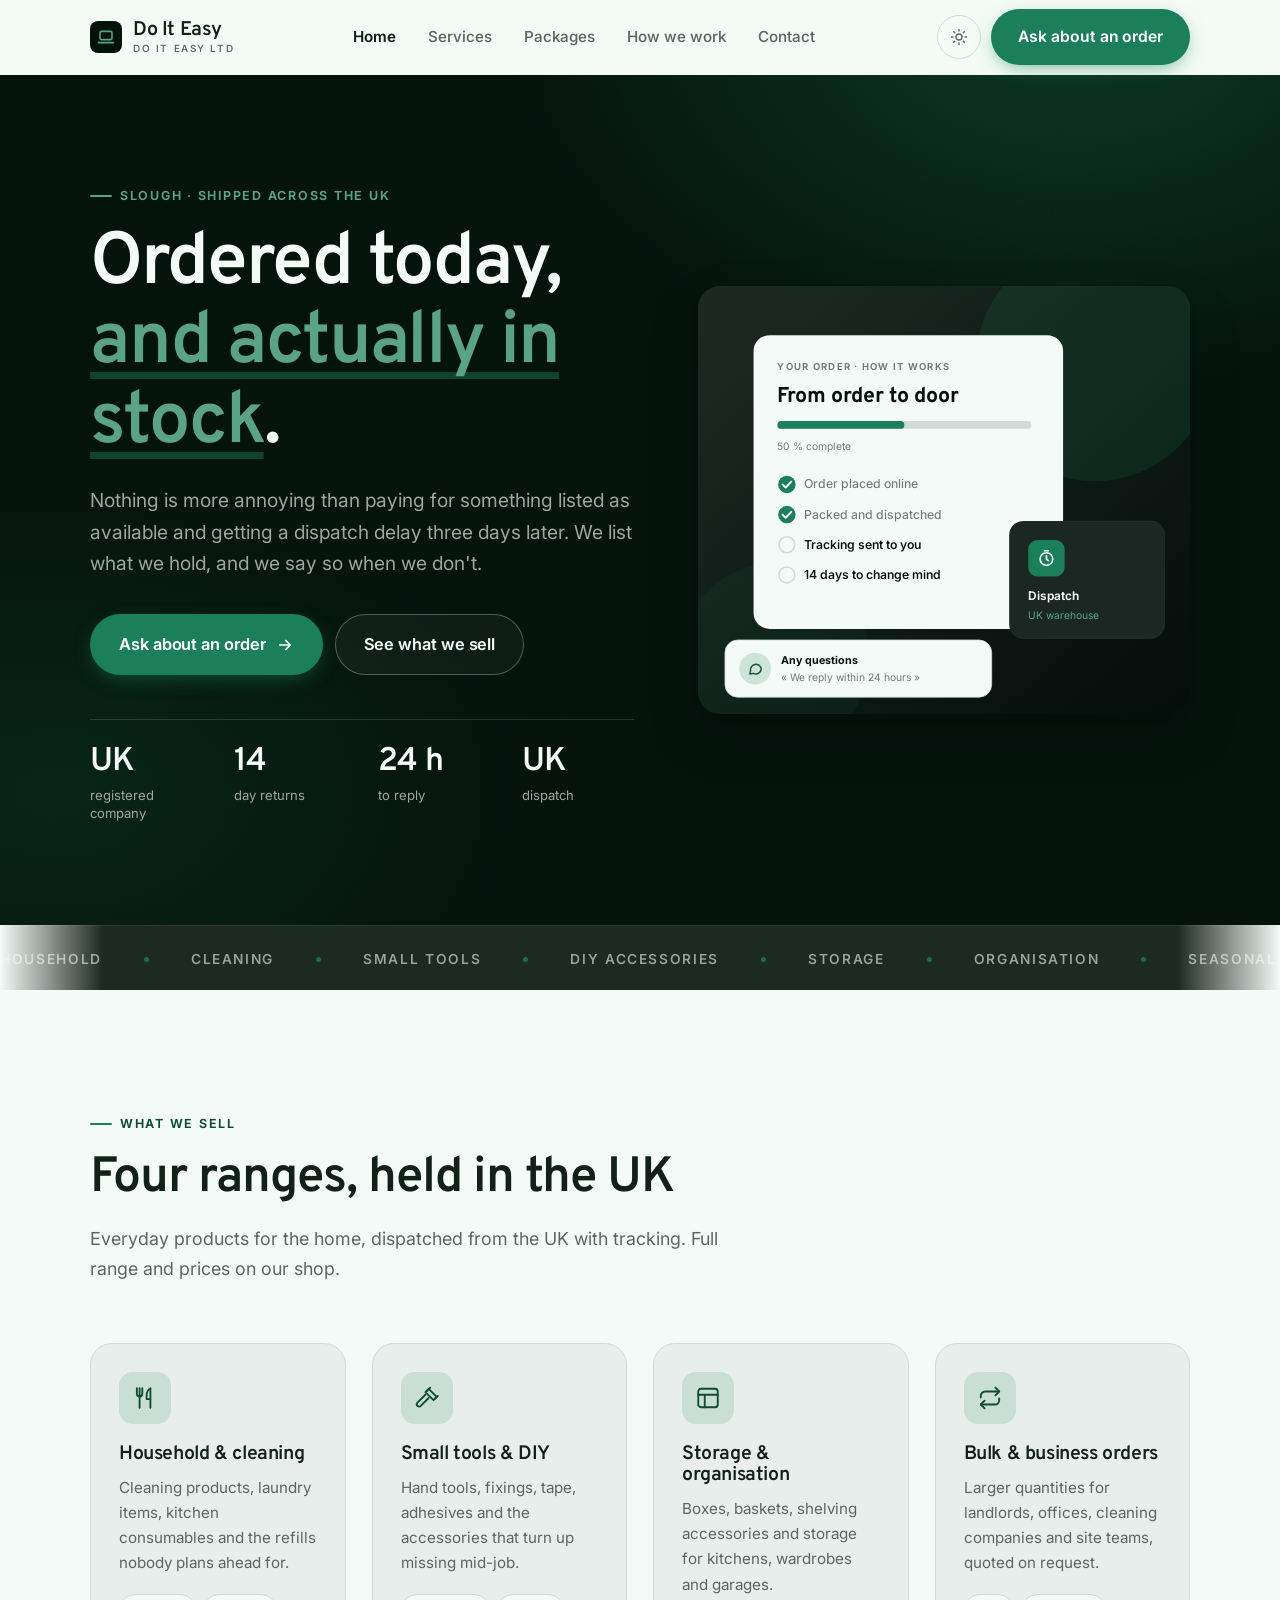
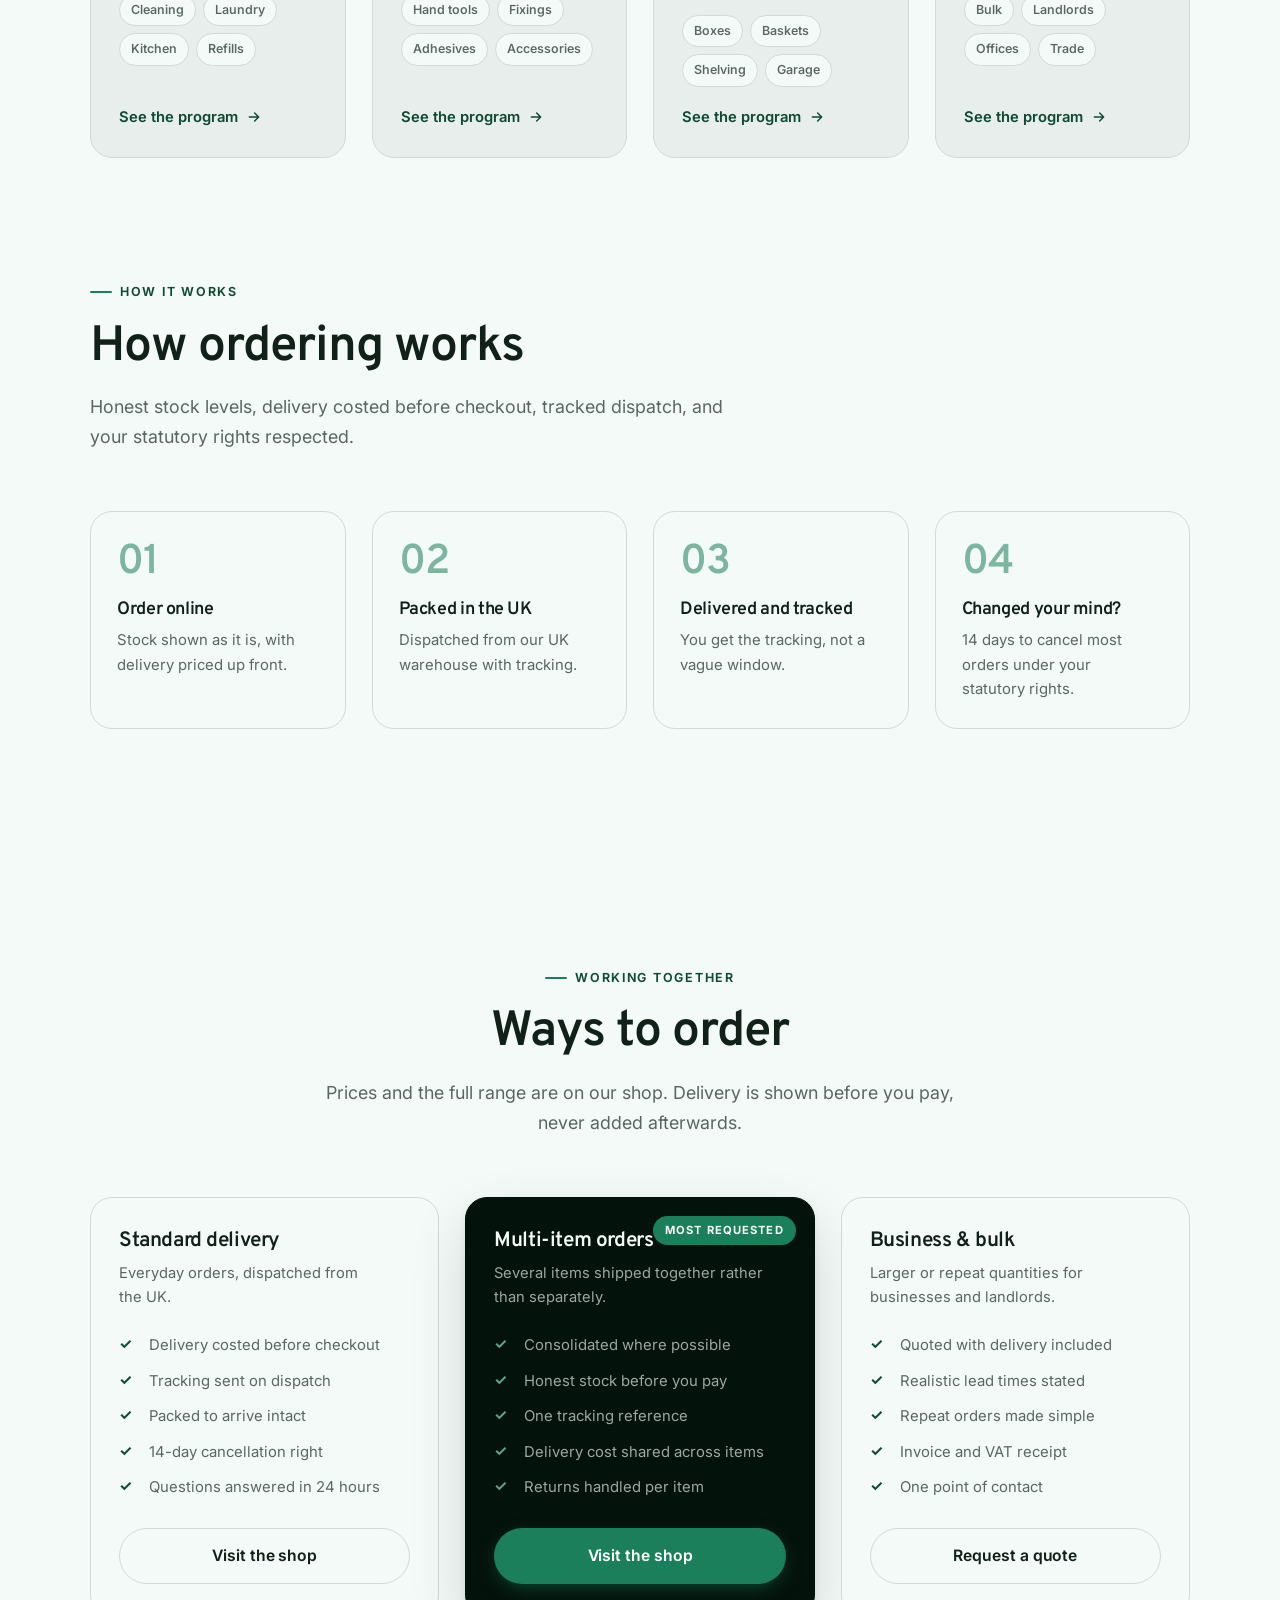
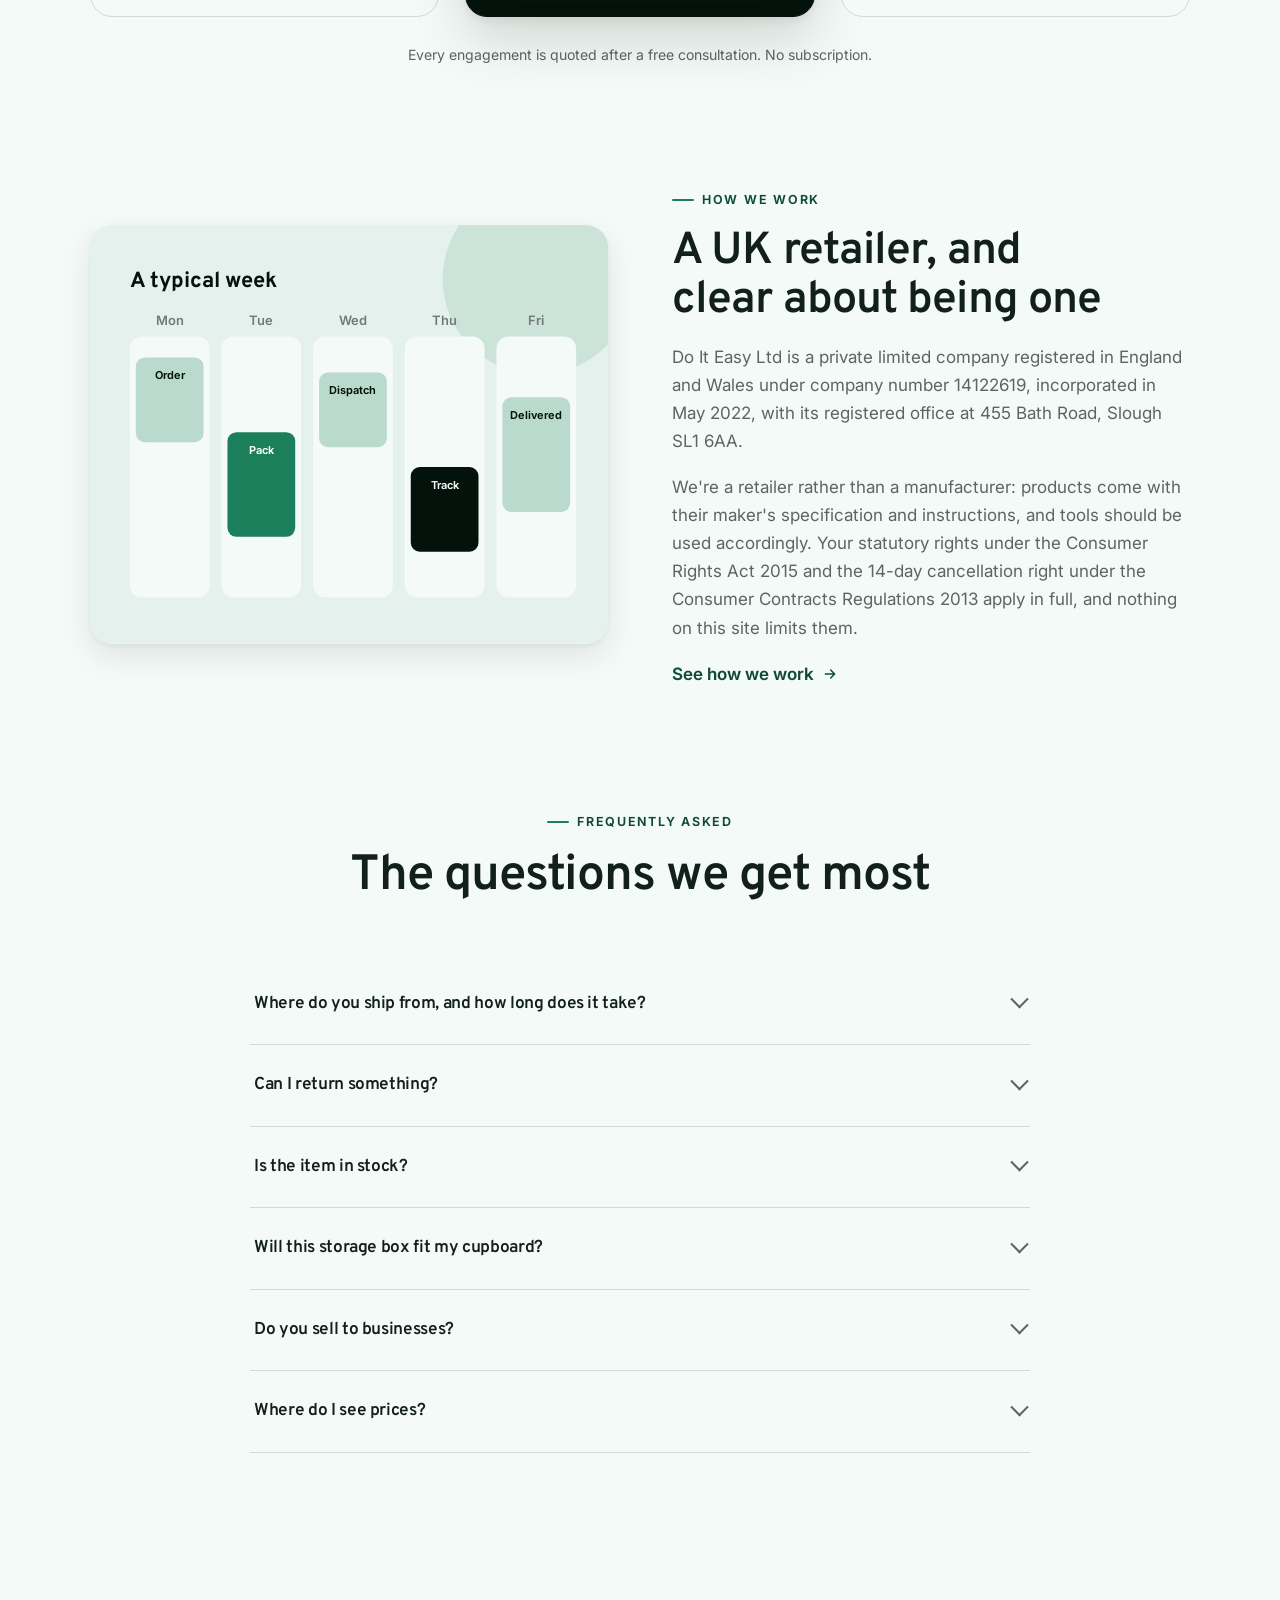
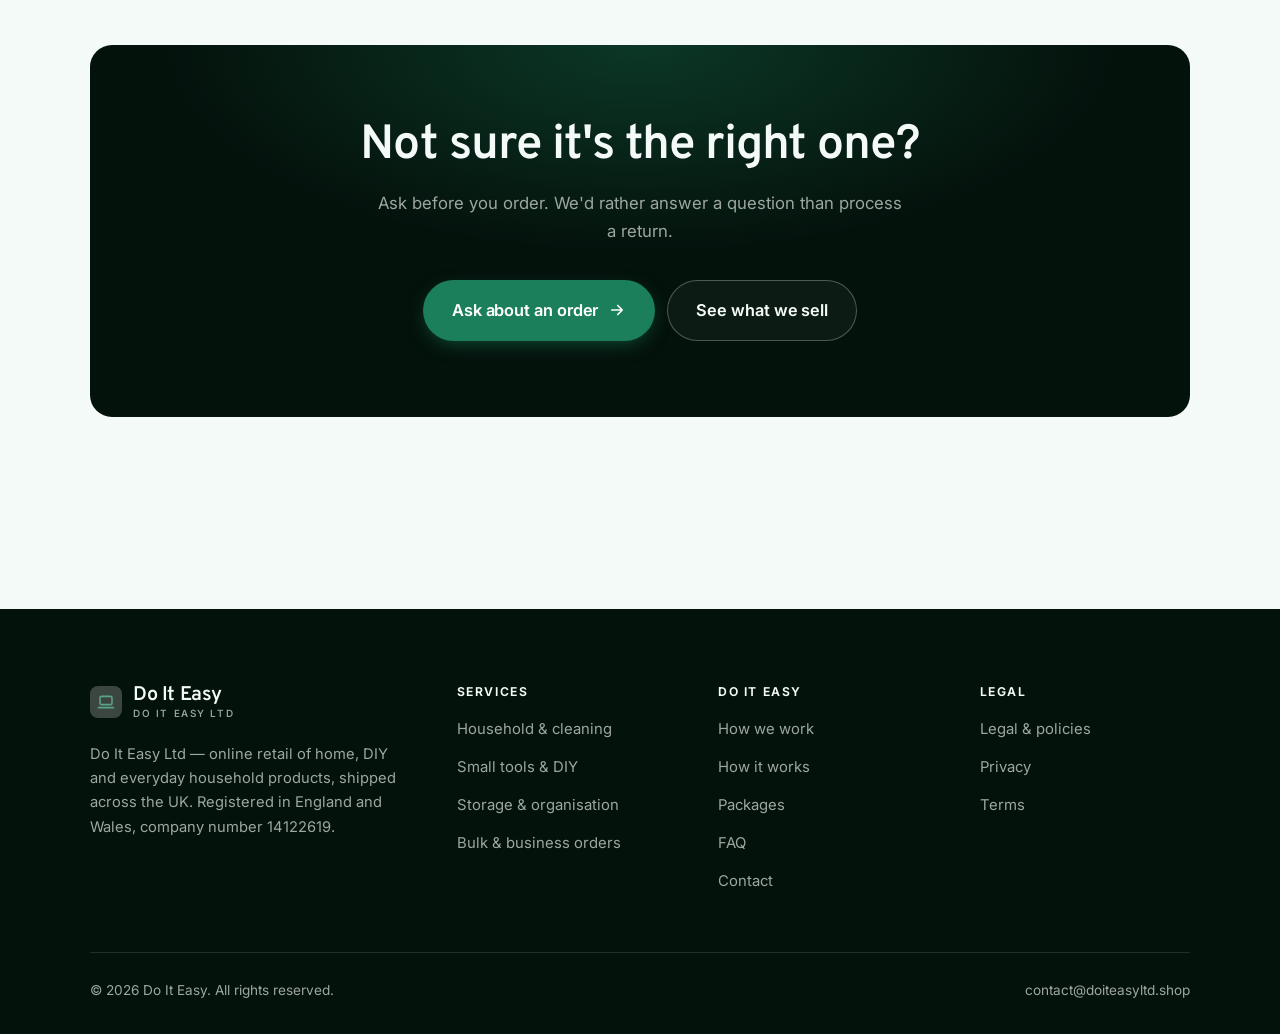
<file: index.html>
<!DOCTYPE html>
<html lang="en" class="no-js">
<head>
<meta charset="utf-8">
<meta name="viewport" content="width=device-width, initial-scale=1">
<title>Do It Easy Ltd — home and DIY products online</title>
<meta name="description" content="Do It Easy Ltd, an online retailer based in Slough selling home, DIY and everyday household products, shipped across the UK with a 14-day cancellation right.">
<link rel="canonical" href="https://doiteasyltd.shop/">

<meta property="og:type" content="website">
<meta property="og:url" content="https://doiteasyltd.shop/">
<meta property="og:site_name" content="Do It Easy">
<meta property="og:locale" content="en_US">
<meta property="og:title" content="Do It Easy Ltd — home and DIY products online">
<meta property="og:description" content="Do It Easy Ltd, an online retailer based in Slough selling home, DIY and everyday household products, shipped across the UK with a 14-day cancellation right.">
<meta name="theme-color" content="#04120c">

<link rel="icon" href="assets/img/favicon.svg" type="image/svg+xml">
<link rel="preconnect" href="https://fonts.googleapis.com">
<link rel="preconnect" href="https://fonts.gstatic.com" crossorigin>
<link rel="stylesheet" href="https://fonts.googleapis.com/css2?family=Overpass:wght@400..700&family=Inter:wght@400..700&display=swap">
<link rel="stylesheet" href="assets/css/style.css">

<!-- Thème appliqué avant le premier rendu (évite le flash) -->
<script>
document.documentElement.classList.remove('no-js');
(function(){try{var t=localStorage.getItem('site-theme');if(t){document.documentElement.setAttribute('data-theme',t);}}catch(e){}})();
</script>
<script type="application/ld+json">
{
  "@context": "https://schema.org",
  "@type": "Organization",
  "name": "Do It Easy",
  "url": "https://doiteasyltd.shop/",
  "email": "contact@doiteasyltd.shop",
  "description": "Do It Easy Ltd, an online retailer based in Slough selling home, DIY and everyday household products, shipped across the UK with a 14-day cancellation right.",
  "areaServed": "US",
  "knowsLanguage": "en"
}
</script>
</head>

<body>
<a class="skip-link" href="#main">Skip to main content</a>

<header class="site-header">
  <nav class="wrap nav" aria-label="Main navigation">
    <a class="brand" href="index.html">
      <svg class="brand__mark" viewBox="0 0 64 64" aria-hidden="true">
        <rect class="bm-bg" width="64" height="64" rx="16"/>
        <g class="bm-ic" transform="translate(14 14) scale(1.5)" fill="none" stroke-width="2.1" stroke-linecap="round" stroke-linejoin="round"><rect x="4" y="4.5" width="16" height="11" rx="2"/><path d="M2 19.5h20"/></g>
      </svg>
      <span>Do It Easy<span class="brand__sub">Do It Easy Ltd</span></span>
    </a>

    <ul class="nav__links" id="nav-links">
      <li><a href="index.html" aria-current="page">Home</a></li>
      <li><a href="programs.html">Services</a></li>
      <li><a href="index.html#pricing">Packages</a></li>
      <li><a href="about.html">How we work</a></li>
      <li><a href="contact.html">Contact</a></li>
      <li><a class="btn btn--primary" href="contact.html">Ask about an order</a></li>
    </ul>

    <div class="nav__cta">
      <button class="theme-toggle" type="button" aria-label="Switch to dark theme">
        <svg class="icon-sun" viewBox="0 0 24 24" fill="none" stroke="currentColor" stroke-width="1.8" stroke-linecap="round" aria-hidden="true"><circle cx="12" cy="12" r="4"/><path d="M12 2v2m0 16v2M2 12h2m16 0h2M4.9 4.9l1.4 1.4m11.4 11.4 1.4 1.4M19.1 4.9l-1.4 1.4M6.3 17.7l-1.4 1.4"/></svg>
        <svg class="icon-moon" viewBox="0 0 24 24" fill="none" stroke="currentColor" stroke-width="1.8" stroke-linecap="round" stroke-linejoin="round" aria-hidden="true"><path d="M21 12.8A9 9 0 1 1 11.2 3a7 7 0 0 0 9.8 9.8z"/></svg>
      </button>
      <a class="btn btn--primary" href="contact.html">Ask about an order</a>
      <button class="nav__toggle" type="button" aria-expanded="false" aria-controls="nav-links" aria-label="Open menu">
        <svg class="icon-open" viewBox="0 0 24 24" fill="none" stroke="currentColor" stroke-width="2" stroke-linecap="round" aria-hidden="true"><path d="M3 6h18M3 12h18M3 18h18"/></svg>
        <svg class="icon-close" viewBox="0 0 24 24" fill="none" stroke="currentColor" stroke-width="2" stroke-linecap="round" aria-hidden="true"><path d="M6 6l12 12M18 6L6 18"/></svg>
      </button>
    </div>
  </nav>
</header>

<main id="main">

<section class="hero">
  <div class="wrap hero__inner">
    <div>
      <span class="eyebrow hero__eyebrow">Slough · Shipped across the UK</span>
      <h1>Ordered today,<br> <em>and actually in stock</em>.</h1>
      <p class="hero__lede">Nothing is more annoying than paying for something listed as available and getting a dispatch delay three days later. We list what we hold, and we say so when we don't.</p>

      <div class="hero__actions">
        <a class="btn btn--primary btn--lg" href="contact.html">Ask about an order <svg viewBox="0 0 24 24" fill="none" stroke="currentColor" stroke-width="2.2" stroke-linecap="round" stroke-linejoin="round" aria-hidden="true"><path d="M5 12h14M13 6l6 6-6 6"/></svg></a>
        <a class="btn btn--on-dark btn--lg" href="programs.html">See what we sell</a>
      </div>

      <ul class="hero__proof">
        <li><span class="stat__num">UK</span><span class="stat__label">registered company</span></li>
        <li><span class="stat__num">14</span><span class="stat__label">day returns</span></li>
        <li><span class="stat__num">24 h</span><span class="stat__label">to reply</span></li>
        <li><span class="stat__num">UK</span><span class="stat__label">dispatch</span></li>
      </ul>
    </div>

    <div class="hero__art">
      <svg viewBox="0 0 620 540" role="img" aria-label="How an order with Do It Easy works, from online order to tracked delivery.">
        <defs>
          <linearGradient id="hbg" x1="0" y1="0" x2="1" y2="1">
            <stop offset="0" stop-color="#1d2a24"/><stop offset="1" stop-color="#030e0a"/>
          </linearGradient>
        </defs>
        <rect width="620" height="540" rx="22" fill="url(#hbg)"/>
        <circle cx="500" cy="96" r="150" fill="#1a7f5a" opacity=".16"/>
        <circle cx="96" cy="470" r="120" fill="#1a7f5a" opacity=".08"/>

        <g style="font-family: var(--font-body)">
          <!-- Carte programme -->
          <rect x="70" y="62" width="390" height="370" rx="20" fill="#f4faf7"/>
          <text x="100" y="106" font-size="12" font-weight="650" letter-spacing="1.6" fill="#707a76">YOUR ORDER · HOW IT WORKS</text>
          <text x="100" y="146" font-size="27" font-weight="700" fill="#04120c" style="font-family: var(--font-display)">From order to door</text>
          <rect x="100" y="170" width="320" height="10" rx="5" fill="#d2dad6"/>
          <rect x="100" y="170" width="160" height="10" rx="5" fill="#1a7f5a"/>
          <text x="100" y="206" font-size="13" fill="#707a76">50 % complete</text>
          <circle cx="112" cy="250" r="11" fill="#1a7f5a"/><path d="M106.5 250l4 4 7-7.5" fill="none" stroke="#ffffff" stroke-width="2.4" stroke-linecap="round" stroke-linejoin="round"/><text x="134" y="255" font-size="15.5" fill="#707a76" font-weight="450">Order placed online</text>
          <circle cx="112" cy="288" r="11" fill="#1a7f5a"/><path d="M106.5 288l4 4 7-7.5" fill="none" stroke="#ffffff" stroke-width="2.4" stroke-linecap="round" stroke-linejoin="round"/><text x="134" y="293" font-size="15.5" fill="#707a76" font-weight="450">Packed and dispatched</text>
          <circle cx="112" cy="326" r="10" fill="none" stroke="#d2dad6" stroke-width="2"/><text x="134" y="331" font-size="15.5" fill="#04120c" font-weight="560">Tracking sent to you</text>
          <circle cx="112" cy="364" r="10" fill="none" stroke="#d2dad6" stroke-width="2"/><text x="134" y="369" font-size="15.5" fill="#04120c" font-weight="560">14 days to change mind</text>

          <!-- Carte séance -->
          <rect x="392" y="296" width="196" height="148" rx="18" fill="#1b2722" stroke="#ffffff" stroke-opacity=".08"/>
          <rect x="416" y="320" width="46" height="46" rx="12" fill="#1a7f5a"/>
          <g transform="translate(427 331)" fill="none" stroke="#ffffff" color="#ffffff" stroke-width="2" stroke-linecap="round" stroke-linejoin="round"><circle cx="12" cy="13" r="8"/><path d="M12 9v4l2.5 2M9.5 2.5h5"/></g>
          <text x="416" y="396" font-size="15" font-weight="650" fill="#f4faf7">Dispatch</text>
          <text x="416" y="420" font-size="13" fill="#5aa388">UK warehouse</text>

          <!-- Retour du coach -->
          <rect x="34" y="446" width="336" height="72" rx="16" fill="#f4faf7" stroke="#d2dad6"/>
          <circle cx="72" cy="482" r="20" fill="#cde4db"/>
          <g transform="translate(62 472) scale(.84)" fill="none" stroke="#11533b" stroke-width="2.2" stroke-linecap="round" stroke-linejoin="round"><path d="M21 12a8 8 0 0 1-11.6 7.1L4 20l1-4.6A8 8 0 1 1 21 12z"/></g>
          <text x="104" y="476" font-size="13.5" font-weight="700" fill="#04120c">Any questions</text>
          <text x="104" y="498" font-size="13" fill="#707a76">« We reply within 24 hours »</text>
        </g>
      </svg>
    </div>
  </div>
</section>

<div class="marquee" aria-hidden="true">
  <div class="marquee__track"><span>Household</span><span>Cleaning</span><span>Small tools</span><span>DIY accessories</span><span>Storage</span><span>Organisation</span><span>Seasonal</span><span>Tracked delivery</span><span>14-day returns</span><span>UK dispatch</span><span>Household</span><span>Cleaning</span><span>Small tools</span><span>DIY accessories</span><span>Storage</span><span>Organisation</span><span>Seasonal</span><span>Tracked delivery</span><span>14-day returns</span><span>UK dispatch</span></div>
</div>

<section class="section wrap" id="programs">
  <div class="section-head reveal">
    <span class="eyebrow">What we sell</span>
    <h2>Four ranges, held in the UK</h2>
    <p>Everyday products for the home, dispatched from the UK with tracking. Full range and prices on our shop.</p>
  </div>
  <div class="grid grid--4 reveal-group">
    <a class="card" href="programs.html#household">
      <div class="card__icon"><svg viewBox="0 0 24 24" fill="none" stroke="currentColor" stroke-width="1.7" stroke-linecap="round" stroke-linejoin="round" aria-hidden="true"><path d="M7 3v8M4.5 3v5a2.5 2.5 0 0 0 5 0V3M7 11v10M17 21V3c-2.2 1.2-3.5 3.6-3.5 7v3H17"/></svg></div>
      <h3>Household &amp; cleaning</h3>
      <p>Cleaning products, laundry items, kitchen consumables and the refills nobody plans ahead for.</p>
      <ul class="tags"><li>Cleaning</li><li>Laundry</li><li>Kitchen</li><li>Refills</li></ul>
      <span class="arrow-link">See the program <svg viewBox="0 0 24 24" fill="none" stroke="currentColor" stroke-width="2.2" stroke-linecap="round" stroke-linejoin="round" aria-hidden="true"><path d="M5 12h14M13 6l6 6-6 6"/></svg></span>
    </a>
    <a class="card" href="programs.html#tools">
      <div class="card__icon"><svg viewBox="0 0 24 24" fill="none" stroke="currentColor" stroke-width="1.7" stroke-linecap="round" stroke-linejoin="round" aria-hidden="true"><path d="M13.5 3.5 21 11l-3 3-7.5-7.5z"/><path d="M10.5 9 3.2 16.3a2.1 2.1 0 0 0 3 3L13.5 12"/><path d="M15 2.5 12 5.5M19.5 12.5 22 10"/></svg></div>
      <h3>Small tools &amp; DIY</h3>
      <p>Hand tools, fixings, tape, adhesives and the accessories that turn up missing mid-job.</p>
      <ul class="tags"><li>Hand tools</li><li>Fixings</li><li>Adhesives</li><li>Accessories</li></ul>
      <span class="arrow-link">See the program <svg viewBox="0 0 24 24" fill="none" stroke="currentColor" stroke-width="2.2" stroke-linecap="round" stroke-linejoin="round" aria-hidden="true"><path d="M5 12h14M13 6l6 6-6 6"/></svg></span>
    </a>
    <a class="card" href="programs.html#storage">
      <div class="card__icon"><svg viewBox="0 0 24 24" fill="none" stroke="currentColor" stroke-width="1.7" stroke-linecap="round" stroke-linejoin="round" aria-hidden="true"><rect x="3" y="3.5" width="18" height="17" rx="2.5"/><path d="M3 9h18M9 9v11.5"/></svg></div>
      <h3>Storage &amp; organisation</h3>
      <p>Boxes, baskets, shelving accessories and storage for kitchens, wardrobes and garages.</p>
      <ul class="tags"><li>Boxes</li><li>Baskets</li><li>Shelving</li><li>Garage</li></ul>
      <span class="arrow-link">See the program <svg viewBox="0 0 24 24" fill="none" stroke="currentColor" stroke-width="2.2" stroke-linecap="round" stroke-linejoin="round" aria-hidden="true"><path d="M5 12h14M13 6l6 6-6 6"/></svg></span>
    </a>
    <a class="card" href="programs.html#bulk">
      <div class="card__icon"><svg viewBox="0 0 24 24" fill="none" stroke="currentColor" stroke-width="1.7" stroke-linecap="round" stroke-linejoin="round" aria-hidden="true"><path d="M17 2.5l3.5 3.5L17 9.5"/><path d="M3.5 11.5V10A4 4 0 0 1 7.5 6h13M7 21.5 3.5 18 7 14.5"/><path d="M20.5 12.5V14a4 4 0 0 1-4 4h-13"/></svg></div>
      <h3>Bulk &amp; business orders</h3>
      <p>Larger quantities for landlords, offices, cleaning companies and site teams, quoted on request.</p>
      <ul class="tags"><li>Bulk</li><li>Landlords</li><li>Offices</li><li>Trade</li></ul>
      <span class="arrow-link">See the program <svg viewBox="0 0 24 24" fill="none" stroke="currentColor" stroke-width="2.2" stroke-linecap="round" stroke-linejoin="round" aria-hidden="true"><path d="M5 12h14M13 6l6 6-6 6"/></svg></span>
    </a>
  </div>
</section>

<section class="section section--flush wrap" id="how-it-works">
  <div class="section-head reveal">
    <span class="eyebrow">How it works</span>
    <h2>How ordering works</h2>
    <p>Honest stock levels, delivery costed before checkout, tracked dispatch, and your statutory rights respected.</p>
  </div>
  <div class="grid grid--4 steps reveal-group">
    <article class="step">
      <h3>Order online</h3>
      <p>Stock shown as it is, with delivery priced up front.</p>
    </article>
    <article class="step">
      <h3>Packed in the UK</h3>
      <p>Dispatched from our UK warehouse with tracking.</p>
    </article>
    <article class="step">
      <h3>Delivered and tracked</h3>
      <p>You get the tracking, not a vague window.</p>
    </article>
    <article class="step">
      <h3>Changed your mind?</h3>
      <p>14 days to cancel most orders under your statutory rights.</p>
    </article>
  </div>
</section>

<section class="section wrap" id="pricing">
  <div class="section-head section-head--center reveal">
    <span class="eyebrow">Working together</span>
    <h2>Ways to order</h2>
    <p>Prices and the full range are on our shop. Delivery is shown before you pay, never added afterwards.</p>
  </div>
  <div class="grid grid--3 plans reveal-group">
    <article class="plan">
      
      <h3>Standard delivery</h3>
      <p class="plan__desc">Everyday orders, dispatched from the UK.</p>
      
      <ul class="plan__features">
        <li>Delivery costed before checkout</li>
        <li>Tracking sent on dispatch</li>
        <li>Packed to arrive intact</li>
        <li>14-day cancellation right</li>
        <li>Questions answered in 24 hours</li>
      </ul>
      <a class="btn btn--ghost btn--block" href="contact.html">Visit the shop</a>
    </article>
    <article class="plan plan--featured">
      <span class="plan__tag">Most requested</span>
      <h3>Multi-item orders</h3>
      <p class="plan__desc">Several items shipped together rather than separately.</p>
      
      <ul class="plan__features">
        <li>Consolidated where possible</li>
        <li>Honest stock before you pay</li>
        <li>One tracking reference</li>
        <li>Delivery cost shared across items</li>
        <li>Returns handled per item</li>
      </ul>
      <a class="btn btn--primary btn--block" href="contact.html">Visit the shop</a>
    </article>
    <article class="plan">
      
      <h3>Business &amp; bulk</h3>
      <p class="plan__desc">Larger or repeat quantities for businesses and landlords.</p>
      
      <ul class="plan__features">
        <li>Quoted with delivery included</li>
        <li>Realistic lead times stated</li>
        <li>Repeat orders made simple</li>
        <li>Invoice and VAT receipt</li>
        <li>One point of contact</li>
      </ul>
      <a class="btn btn--ghost btn--block" href="contact.html">Request a quote</a>
    </article>
  </div>
  <p class="plans-note">Every engagement is quoted after a free consultation. No subscription.</p>
</section>

<section class="section section--flush wrap">
  <div class="split reveal">
    <div class="split__art">
      <svg viewBox="0 0 520 420" role="img" aria-label="Example of a typical week: Order, Pack, Dispatch, Track, Delivered.">
        <rect width="520" height="420" rx="20" fill="#e5f1ec"/>
        <circle cx="450" cy="54" r="96" fill="#1a7f5a" opacity=".12"/>
        <g style="font-family: var(--font-body)">
        <text x="40" y="62" font-size="22" font-weight="700" fill="#04120c" style="font-family: var(--font-display)">A typical week</text>
        <text x="80" y="100" text-anchor="middle" font-size="13" font-weight="600" fill="#707a76">Mon</text>
        <rect x="40" y="112" width="80" height="262" rx="12" fill="#f4faf7"/>
        <rect x="46" y="133" width="68" height="85" rx="9" fill="#bbdace"/>
        <text x="80" y="155" text-anchor="middle" font-size="11" font-weight="650" fill="#04120c">Order</text>
        <text x="172" y="100" text-anchor="middle" font-size="13" font-weight="600" fill="#707a76">Tue</text>
        <rect x="132" y="112" width="80" height="262" rx="12" fill="#f4faf7"/>
        <rect x="138" y="208" width="68" height="105" rx="9" fill="#1a7f5a"/>
        <text x="172" y="230" text-anchor="middle" font-size="11" font-weight="650" fill="#ffffff">Pack</text>
        <text x="264" y="100" text-anchor="middle" font-size="13" font-weight="600" fill="#707a76">Wed</text>
        <rect x="224" y="112" width="80" height="262" rx="12" fill="#f4faf7"/>
        <rect x="230" y="148" width="68" height="75" rx="9" fill="#bbdace"/>
        <text x="264" y="170" text-anchor="middle" font-size="11" font-weight="650" fill="#04120c">Dispatch</text>
        <text x="356" y="100" text-anchor="middle" font-size="13" font-weight="600" fill="#707a76">Thu</text>
        <rect x="316" y="112" width="80" height="262" rx="12" fill="#f4faf7"/>
        <rect x="322" y="243" width="68" height="85" rx="9" fill="#04120c"/>
        <text x="356" y="265" text-anchor="middle" font-size="11" font-weight="650" fill="#f4faf7">Track</text>
        <text x="448" y="100" text-anchor="middle" font-size="13" font-weight="600" fill="#707a76">Fri</text>
        <rect x="408" y="112" width="80" height="262" rx="12" fill="#f4faf7"/>
        <rect x="414" y="173" width="68" height="115" rx="9" fill="#bbdace"/>
        <text x="448" y="195" text-anchor="middle" font-size="11" font-weight="650" fill="#04120c">Delivered</text>
        </g>
      </svg>
    </div>
    <div>
      <span class="eyebrow">How we work</span>
      <h2>A UK retailer, and clear about being one</h2>
      <p>Do It Easy Ltd is a private limited company registered in England and Wales under company number 14122619, incorporated in May 2022, with its registered office at 455 Bath Road, Slough SL1 6AA.</p>
      <p>We're a retailer rather than a manufacturer: products come with their maker's specification and instructions, and tools should be used accordingly. Your statutory rights under the Consumer Rights Act 2015 and the 14-day cancellation right under the Consumer Contracts Regulations 2013 apply in full, and nothing on this site limits them.</p>
      <p><a class="arrow-link" href="about.html">See how we work <svg viewBox="0 0 24 24" fill="none" stroke="currentColor" stroke-width="2.2" stroke-linecap="round" stroke-linejoin="round" aria-hidden="true"><path d="M5 12h14M13 6l6 6-6 6"/></svg></a></p>
    </div>
  </div>
</section>

<section class="section section--flush wrap" id="faq">
  <div class="section-head section-head--center reveal">
    <span class="eyebrow">Frequently asked</span>
    <h2>The questions we get most</h2>
  </div>
  <div class="faq reveal">
    <details>
      <summary>Where do you ship from, and how long does it take?</summary>
      <p>From the UK, with tracking on dispatch. Delivery timescales are shown at checkout, and we'd rather state a realistic one than an optimistic one.</p>
    </details>
    <details>
      <summary>Can I return something?</summary>
      <p>Yes. As a consumer you have 14 days from receipt to cancel most orders under the Consumer Contracts Regulations 2013, plus your rights under the Consumer Rights Act 2015 if an item is faulty or not as described.</p>
    </details>
    <details>
      <summary>Is the item in stock?</summary>
      <p>If it's listed as in stock, it is. If we're waiting on it we say so rather than taking payment and emailing you about a delay later.</p>
    </details>
    <details>
      <summary>Will this storage box fit my cupboard?</summary>
      <p>Dimensions are on every listing. Measure first, and if you're unsure send us the measurements and we'll tell you honestly.</p>
    </details>
    <details>
      <summary>Do you sell to businesses?</summary>
      <p>Yes, and we'll quote for bulk or repeat orders. Note that the consumer 14-day cancellation right applies to consumers rather than business purchases.</p>
    </details>
    <details>
      <summary>Where do I see prices?</summary>
      <p>On our shop at [YOUR SHOP LINK]. Delivery is shown before you pay, not added at the end.</p>
    </details>
  </div>
</section>

<section class="wrap section--tight">
  <div class="cta-band reveal">
    <h2>Not sure it's the right one?</h2>
    <p>Ask before you order. We'd rather answer a question than process a return.</p>
    <div class="hero__actions">
      <a class="btn btn--primary btn--lg" href="contact.html">Ask about an order <svg viewBox="0 0 24 24" fill="none" stroke="currentColor" stroke-width="2.2" stroke-linecap="round" stroke-linejoin="round" aria-hidden="true"><path d="M5 12h14M13 6l6 6-6 6"/></svg></a>
      <a class="btn btn--on-dark btn--lg" href="programs.html">See what we sell</a>
    </div>
  </div>
</section>

</main>

<footer class="site-footer">
  <div class="wrap">
    <div class="footer__grid">
      <div class="footer__brand">
        <a class="brand" href="index.html">
          <svg class="brand__mark" viewBox="0 0 64 64" aria-hidden="true">
        <rect class="bm-bg" width="64" height="64" rx="16"/>
        <g class="bm-ic" transform="translate(14 14) scale(1.5)" fill="none" stroke-width="2.1" stroke-linecap="round" stroke-linejoin="round"><rect x="4" y="4.5" width="16" height="11" rx="2"/><path d="M2 19.5h20"/></g>
      </svg>
          <span>Do It Easy<span class="brand__sub">Do It Easy Ltd</span></span>
        </a>
        <p>Do It Easy Ltd — online retail of home, DIY and everyday household products, shipped across the UK. Registered in England and Wales, company number 14122619.</p>
      </div>

      <div class="footer__col">
        <h4>Services</h4>
        <ul>
          <li><a href="programs.html#household">Household &amp; cleaning</a></li>
          <li><a href="programs.html#tools">Small tools &amp; DIY</a></li>
          <li><a href="programs.html#storage">Storage &amp; organisation</a></li>
          <li><a href="programs.html#bulk">Bulk &amp; business orders</a></li>
        </ul>
      </div>

      <div class="footer__col">
        <h4>Do It Easy</h4>
        <ul>
          <li><a href="about.html">How we work</a></li>
          <li><a href="index.html#how-it-works">How it works</a></li>
          <li><a href="index.html#pricing">Packages</a></li>
          <li><a href="index.html#faq">FAQ</a></li>
          <li><a href="contact.html">Contact</a></li>
        </ul>
      </div>

      <div class="footer__col">
        <h4>Legal</h4>
        <ul>
          <li><a href="legal.html">Legal &amp; policies</a></li>
          <li><a href="legal.html#privacy">Privacy</a></li>
          <li><a href="legal.html#terms">Terms</a></li>
        </ul>
      </div>
    </div>

    <div class="footer__bottom">
      <p>© <span data-year>2026</span> Do It Easy. All rights reserved.</p>
      <p><a href="mailto:contact@doiteasyltd.shop">contact@doiteasyltd.shop</a></p>
    </div>
  </div>
</footer>

<script src="assets/js/main.js" defer></script>
</body>
</html>
</file>
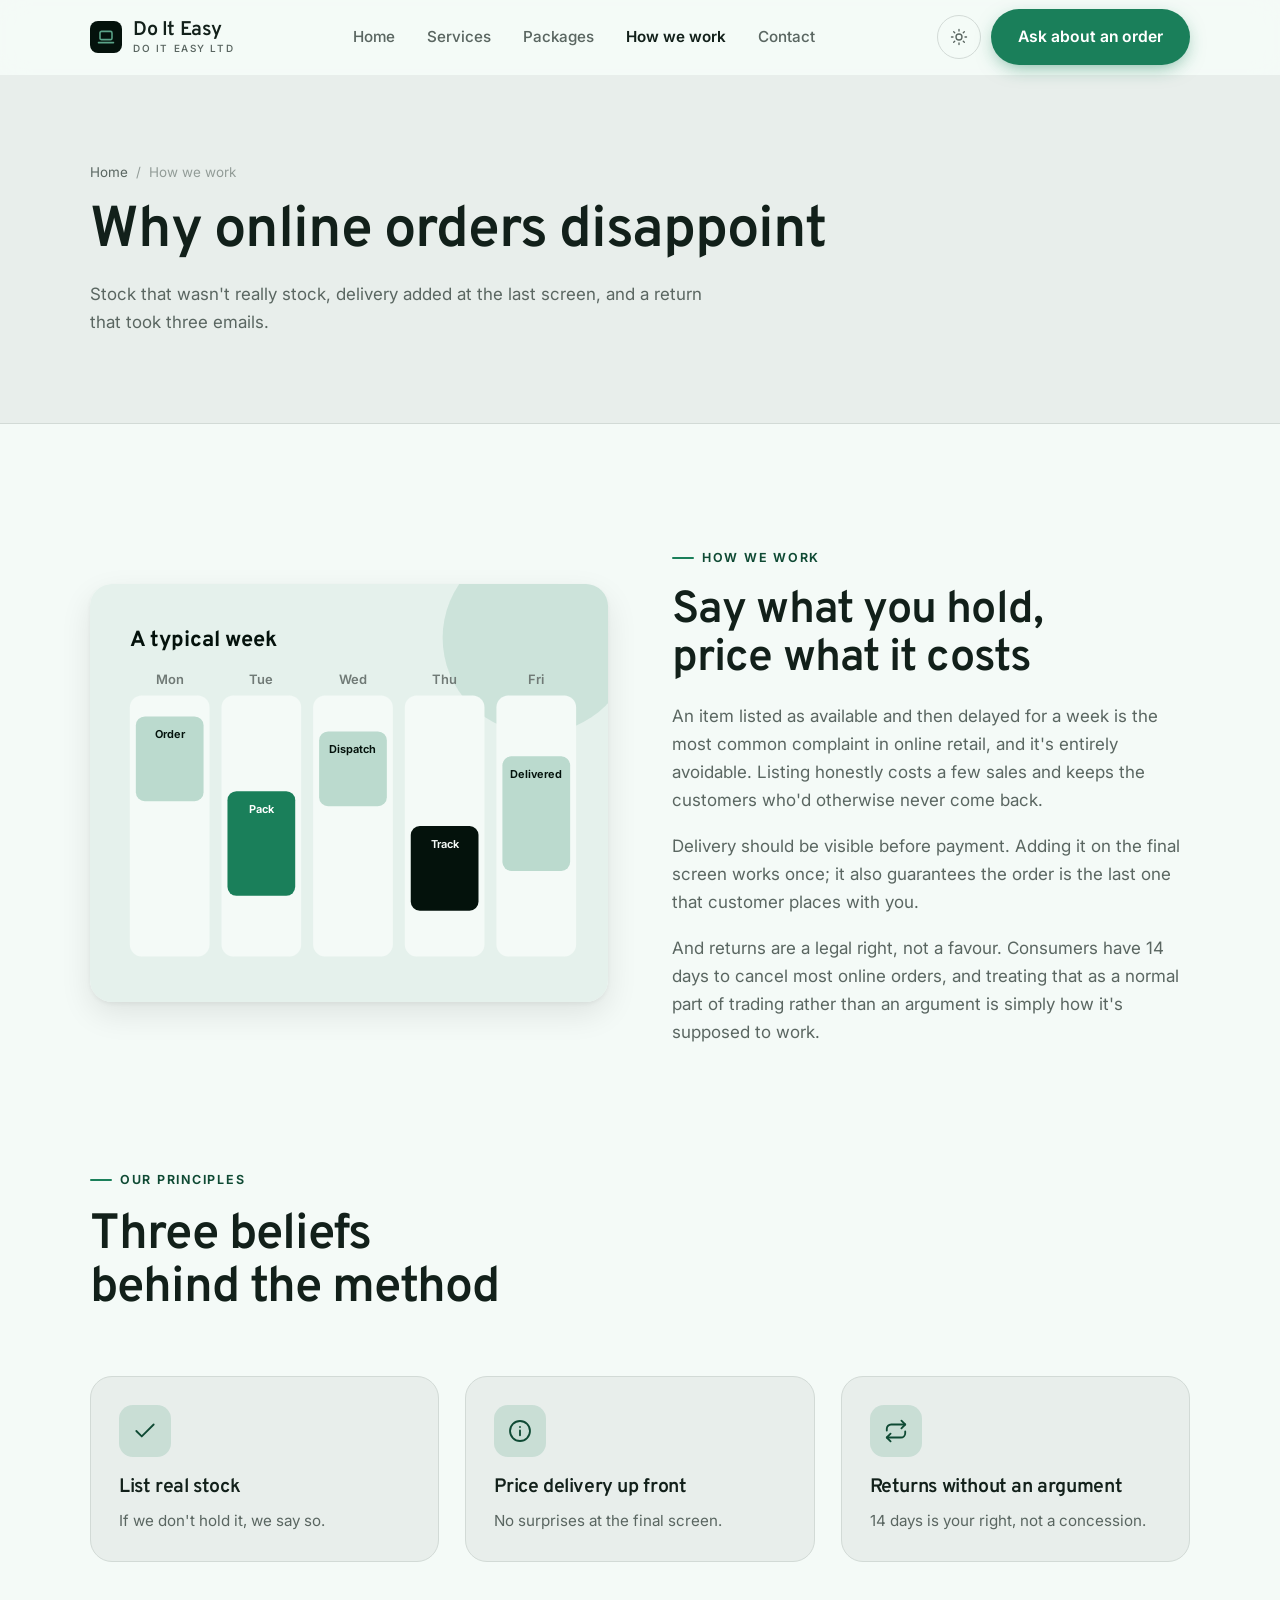
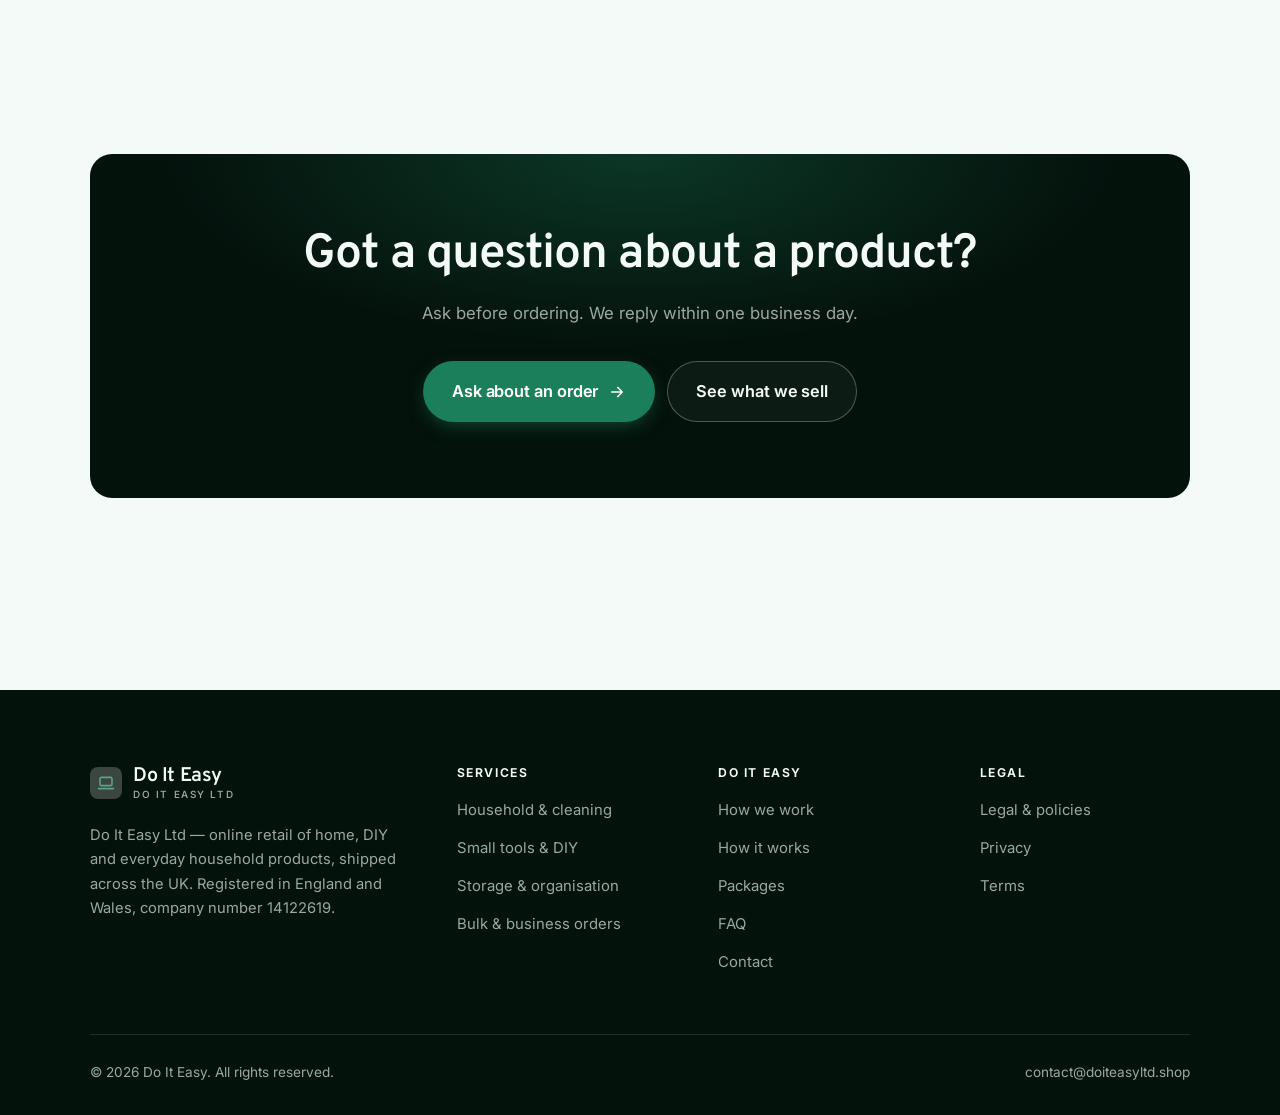
<file: about.html>
<!DOCTYPE html>
<html lang="en" class="no-js">
<head>
<meta charset="utf-8">
<meta name="viewport" content="width=device-width, initial-scale=1">
<title>How we work — Do It Easy</title>
<meta name="description" content="About Do It Easy Ltd, an online retailer of home and DIY products registered in England and Wales, company number 14122619.">
<link rel="canonical" href="https://doiteasyltd.shop/about.html">

<meta property="og:type" content="website">
<meta property="og:url" content="https://doiteasyltd.shop/about.html">
<meta property="og:site_name" content="Do It Easy">
<meta property="og:locale" content="en_US">
<meta property="og:title" content="How we work — Do It Easy">
<meta property="og:description" content="About Do It Easy Ltd, an online retailer of home and DIY products registered in England and Wales, company number 14122619.">
<meta name="theme-color" content="#04120c">

<link rel="icon" href="assets/img/favicon.svg" type="image/svg+xml">
<link rel="preconnect" href="https://fonts.googleapis.com">
<link rel="preconnect" href="https://fonts.gstatic.com" crossorigin>
<link rel="stylesheet" href="https://fonts.googleapis.com/css2?family=Overpass:wght@400..700&family=Inter:wght@400..700&display=swap">
<link rel="stylesheet" href="assets/css/style.css">

<!-- Thème appliqué avant le premier rendu (évite le flash) -->
<script>
document.documentElement.classList.remove('no-js');
(function(){try{var t=localStorage.getItem('site-theme');if(t){document.documentElement.setAttribute('data-theme',t);}}catch(e){}})();
</script>
</head>

<body>
<a class="skip-link" href="#main">Skip to main content</a>

<header class="site-header">
  <nav class="wrap nav" aria-label="Main navigation">
    <a class="brand" href="index.html">
      <svg class="brand__mark" viewBox="0 0 64 64" aria-hidden="true">
        <rect class="bm-bg" width="64" height="64" rx="16"/>
        <g class="bm-ic" transform="translate(14 14) scale(1.5)" fill="none" stroke-width="2.1" stroke-linecap="round" stroke-linejoin="round"><rect x="4" y="4.5" width="16" height="11" rx="2"/><path d="M2 19.5h20"/></g>
      </svg>
      <span>Do It Easy<span class="brand__sub">Do It Easy Ltd</span></span>
    </a>

    <ul class="nav__links" id="nav-links">
      <li><a href="index.html">Home</a></li>
      <li><a href="programs.html">Services</a></li>
      <li><a href="index.html#pricing">Packages</a></li>
      <li><a href="about.html" aria-current="page">How we work</a></li>
      <li><a href="contact.html">Contact</a></li>
      <li><a class="btn btn--primary" href="contact.html">Ask about an order</a></li>
    </ul>

    <div class="nav__cta">
      <button class="theme-toggle" type="button" aria-label="Switch to dark theme">
        <svg class="icon-sun" viewBox="0 0 24 24" fill="none" stroke="currentColor" stroke-width="1.8" stroke-linecap="round" aria-hidden="true"><circle cx="12" cy="12" r="4"/><path d="M12 2v2m0 16v2M2 12h2m16 0h2M4.9 4.9l1.4 1.4m11.4 11.4 1.4 1.4M19.1 4.9l-1.4 1.4M6.3 17.7l-1.4 1.4"/></svg>
        <svg class="icon-moon" viewBox="0 0 24 24" fill="none" stroke="currentColor" stroke-width="1.8" stroke-linecap="round" stroke-linejoin="round" aria-hidden="true"><path d="M21 12.8A9 9 0 1 1 11.2 3a7 7 0 0 0 9.8 9.8z"/></svg>
      </button>
      <a class="btn btn--primary" href="contact.html">Ask about an order</a>
      <button class="nav__toggle" type="button" aria-expanded="false" aria-controls="nav-links" aria-label="Open menu">
        <svg class="icon-open" viewBox="0 0 24 24" fill="none" stroke="currentColor" stroke-width="2" stroke-linecap="round" aria-hidden="true"><path d="M3 6h18M3 12h18M3 18h18"/></svg>
        <svg class="icon-close" viewBox="0 0 24 24" fill="none" stroke="currentColor" stroke-width="2" stroke-linecap="round" aria-hidden="true"><path d="M6 6l12 12M18 6L6 18"/></svg>
      </button>
    </div>
  </nav>
</header>

<main id="main">

<section class="page-head">
  <div class="wrap">
    <nav class="breadcrumb" aria-label="Breadcrumb">
      <a href="index.html">Home</a><span>/</span><span aria-current="page">How we work</span>
    </nav>
    <h1>Why online orders disappoint</h1>
    <p>Stock that wasn't really stock, delivery added at the last screen, and a return that took three emails.</p>
  </div>
</section>

<section class="section wrap">
  <div class="split reveal">
    <div class="split__art">
      <svg viewBox="0 0 520 420" role="img" aria-label="Example of a typical week: Order, Pack, Dispatch, Track, Delivered.">
        <rect width="520" height="420" rx="20" fill="#e5f1ec"/>
        <circle cx="450" cy="54" r="96" fill="#1a7f5a" opacity=".12"/>
        <g style="font-family: var(--font-body)">
        <text x="40" y="62" font-size="22" font-weight="700" fill="#04120c" style="font-family: var(--font-display)">A typical week</text>
        <text x="80" y="100" text-anchor="middle" font-size="13" font-weight="600" fill="#707a76">Mon</text>
        <rect x="40" y="112" width="80" height="262" rx="12" fill="#f4faf7"/>
        <rect x="46" y="133" width="68" height="85" rx="9" fill="#bbdace"/>
        <text x="80" y="155" text-anchor="middle" font-size="11" font-weight="650" fill="#04120c">Order</text>
        <text x="172" y="100" text-anchor="middle" font-size="13" font-weight="600" fill="#707a76">Tue</text>
        <rect x="132" y="112" width="80" height="262" rx="12" fill="#f4faf7"/>
        <rect x="138" y="208" width="68" height="105" rx="9" fill="#1a7f5a"/>
        <text x="172" y="230" text-anchor="middle" font-size="11" font-weight="650" fill="#ffffff">Pack</text>
        <text x="264" y="100" text-anchor="middle" font-size="13" font-weight="600" fill="#707a76">Wed</text>
        <rect x="224" y="112" width="80" height="262" rx="12" fill="#f4faf7"/>
        <rect x="230" y="148" width="68" height="75" rx="9" fill="#bbdace"/>
        <text x="264" y="170" text-anchor="middle" font-size="11" font-weight="650" fill="#04120c">Dispatch</text>
        <text x="356" y="100" text-anchor="middle" font-size="13" font-weight="600" fill="#707a76">Thu</text>
        <rect x="316" y="112" width="80" height="262" rx="12" fill="#f4faf7"/>
        <rect x="322" y="243" width="68" height="85" rx="9" fill="#04120c"/>
        <text x="356" y="265" text-anchor="middle" font-size="11" font-weight="650" fill="#f4faf7">Track</text>
        <text x="448" y="100" text-anchor="middle" font-size="13" font-weight="600" fill="#707a76">Fri</text>
        <rect x="408" y="112" width="80" height="262" rx="12" fill="#f4faf7"/>
        <rect x="414" y="173" width="68" height="115" rx="9" fill="#bbdace"/>
        <text x="448" y="195" text-anchor="middle" font-size="11" font-weight="650" fill="#04120c">Delivered</text>
        </g>
      </svg>
    </div>
    <div>
      <span class="eyebrow">How we work</span>
      <h2>Say what you hold, price what it costs</h2>
      <p>An item listed as available and then delayed for a week is the most common complaint in online retail, and it's entirely avoidable. Listing honestly costs a few sales and keeps the customers who'd otherwise never come back.</p>
      <p>Delivery should be visible before payment. Adding it on the final screen works once; it also guarantees the order is the last one that customer places with you.</p>
      <p>And returns are a legal right, not a favour. Consumers have 14 days to cancel most online orders, and treating that as a normal part of trading rather than an argument is simply how it's supposed to work.</p>
      <!--
        TO DO: add a short introduction of the coach (name, real background),
        with a photo if possible. Do not invent credentials — see README.md.
      -->
    </div>
  </div>
</section>

<section class="section section--flush wrap">
  <div class="section-head reveal">
    <span class="eyebrow">Our principles</span>
    <h2>Three beliefs behind the method</h2>
  </div>
  <div class="grid grid--3 reveal-group">
    <article class="card">
      <div class="card__icon"><svg viewBox="0 0 24 24" fill="none" stroke="currentColor" stroke-width="1.7" stroke-linecap="round" stroke-linejoin="round" aria-hidden="true"><path d="M20 6 9 17l-5-5"/></svg></div>
      <h3>List real stock</h3>
      <p>If we don't hold it, we say so.</p>
    </article>
    <article class="card">
      <div class="card__icon"><svg viewBox="0 0 24 24" fill="none" stroke="currentColor" stroke-width="1.7" stroke-linecap="round" stroke-linejoin="round" aria-hidden="true"><circle cx="12" cy="12" r="9.2"/><path d="M12 16v-4.5M12 8.2v.1"/></svg></div>
      <h3>Price delivery up front</h3>
      <p>No surprises at the final screen.</p>
    </article>
    <article class="card">
      <div class="card__icon"><svg viewBox="0 0 24 24" fill="none" stroke="currentColor" stroke-width="1.7" stroke-linecap="round" stroke-linejoin="round" aria-hidden="true"><path d="M17 2.5l3.5 3.5L17 9.5"/><path d="M3.5 11.5V10A4 4 0 0 1 7.5 6h13M7 21.5 3.5 18 7 14.5"/><path d="M20.5 12.5V14a4 4 0 0 1-4 4h-13"/></svg></div>
      <h3>Returns without an argument</h3>
      <p>14 days is your right, not a concession.</p>
    </article>
  </div>
</section>

<section class="wrap section--tight">
  <div class="cta-band reveal">
    <h2>Got a question about a product?</h2>
    <p>Ask before ordering. We reply within one business day.</p>
    <div class="hero__actions">
      <a class="btn btn--primary btn--lg" href="contact.html">Ask about an order <svg viewBox="0 0 24 24" fill="none" stroke="currentColor" stroke-width="2.2" stroke-linecap="round" stroke-linejoin="round" aria-hidden="true"><path d="M5 12h14M13 6l6 6-6 6"/></svg></a>
      <a class="btn btn--on-dark btn--lg" href="programs.html">See what we sell</a>
    </div>
  </div>
</section>

</main>

<footer class="site-footer">
  <div class="wrap">
    <div class="footer__grid">
      <div class="footer__brand">
        <a class="brand" href="index.html">
          <svg class="brand__mark" viewBox="0 0 64 64" aria-hidden="true">
        <rect class="bm-bg" width="64" height="64" rx="16"/>
        <g class="bm-ic" transform="translate(14 14) scale(1.5)" fill="none" stroke-width="2.1" stroke-linecap="round" stroke-linejoin="round"><rect x="4" y="4.5" width="16" height="11" rx="2"/><path d="M2 19.5h20"/></g>
      </svg>
          <span>Do It Easy<span class="brand__sub">Do It Easy Ltd</span></span>
        </a>
        <p>Do It Easy Ltd — online retail of home, DIY and everyday household products, shipped across the UK. Registered in England and Wales, company number 14122619.</p>
      </div>

      <div class="footer__col">
        <h4>Services</h4>
        <ul>
          <li><a href="programs.html#household">Household &amp; cleaning</a></li>
          <li><a href="programs.html#tools">Small tools &amp; DIY</a></li>
          <li><a href="programs.html#storage">Storage &amp; organisation</a></li>
          <li><a href="programs.html#bulk">Bulk &amp; business orders</a></li>
        </ul>
      </div>

      <div class="footer__col">
        <h4>Do It Easy</h4>
        <ul>
          <li><a href="about.html">How we work</a></li>
          <li><a href="index.html#how-it-works">How it works</a></li>
          <li><a href="index.html#pricing">Packages</a></li>
          <li><a href="index.html#faq">FAQ</a></li>
          <li><a href="contact.html">Contact</a></li>
        </ul>
      </div>

      <div class="footer__col">
        <h4>Legal</h4>
        <ul>
          <li><a href="legal.html">Legal &amp; policies</a></li>
          <li><a href="legal.html#privacy">Privacy</a></li>
          <li><a href="legal.html#terms">Terms</a></li>
        </ul>
      </div>
    </div>

    <div class="footer__bottom">
      <p>© <span data-year>2026</span> Do It Easy. All rights reserved.</p>
      <p><a href="mailto:contact@doiteasyltd.shop">contact@doiteasyltd.shop</a></p>
    </div>
  </div>
</footer>

<script src="assets/js/main.js" defer></script>
</body>
</html>
</file>
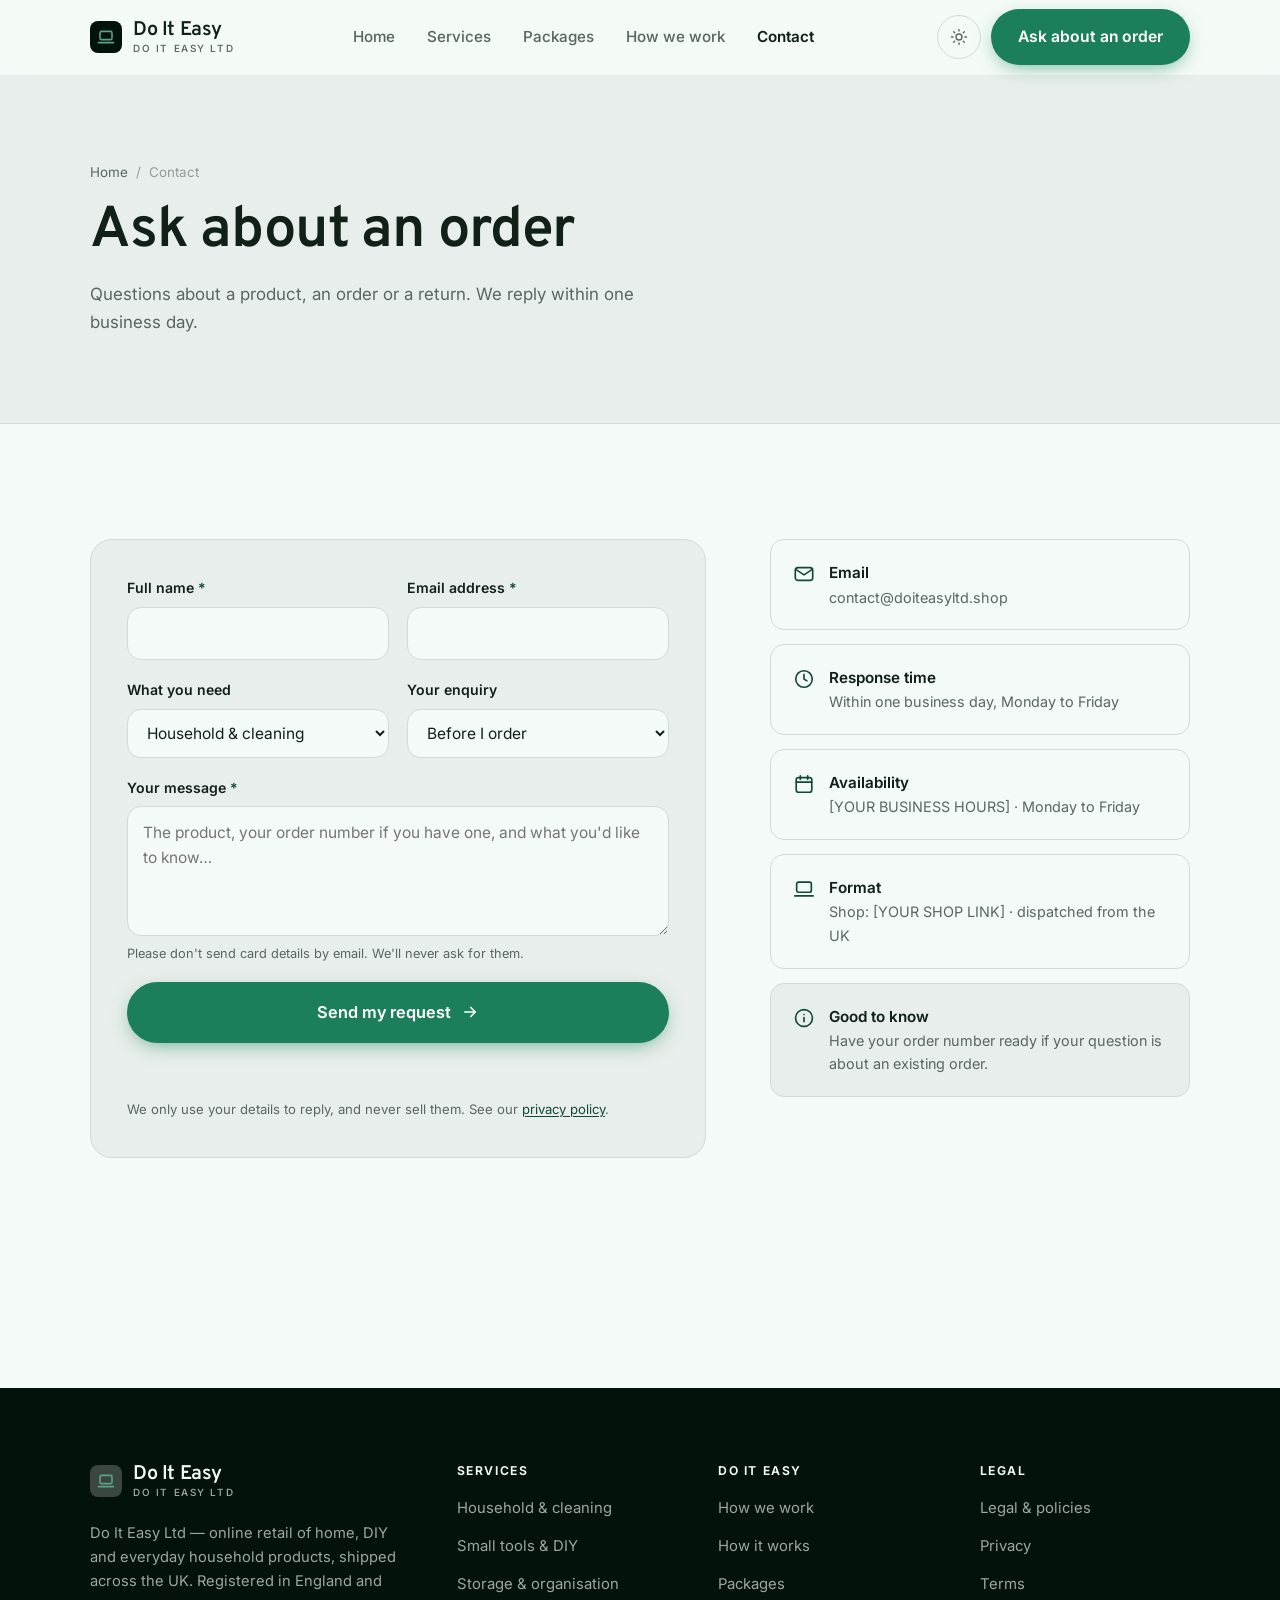
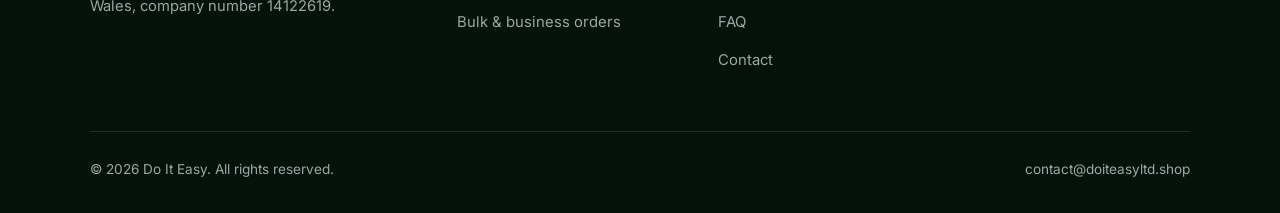
<file: contact.html>
<!DOCTYPE html>
<html lang="en" class="no-js">
<head>
<meta charset="utf-8">
<meta name="viewport" content="width=device-width, initial-scale=1">
<title>Contact — Do It Easy</title>
<meta name="description" content="Contact Do It Easy Ltd about an order or a product. We reply within one business day.">
<link rel="canonical" href="https://doiteasyltd.shop/contact.html">

<meta property="og:type" content="website">
<meta property="og:url" content="https://doiteasyltd.shop/contact.html">
<meta property="og:site_name" content="Do It Easy">
<meta property="og:locale" content="en_US">
<meta property="og:title" content="Contact — Do It Easy">
<meta property="og:description" content="Contact Do It Easy Ltd about an order or a product. We reply within one business day.">
<meta name="theme-color" content="#04120c">

<link rel="icon" href="assets/img/favicon.svg" type="image/svg+xml">
<link rel="preconnect" href="https://fonts.googleapis.com">
<link rel="preconnect" href="https://fonts.gstatic.com" crossorigin>
<link rel="stylesheet" href="https://fonts.googleapis.com/css2?family=Overpass:wght@400..700&family=Inter:wght@400..700&display=swap">
<link rel="stylesheet" href="assets/css/style.css">

<!-- Thème appliqué avant le premier rendu (évite le flash) -->
<script>
document.documentElement.classList.remove('no-js');
(function(){try{var t=localStorage.getItem('site-theme');if(t){document.documentElement.setAttribute('data-theme',t);}}catch(e){}})();
</script>
</head>

<body>
<a class="skip-link" href="#main">Skip to main content</a>

<header class="site-header">
  <nav class="wrap nav" aria-label="Main navigation">
    <a class="brand" href="index.html">
      <svg class="brand__mark" viewBox="0 0 64 64" aria-hidden="true">
        <rect class="bm-bg" width="64" height="64" rx="16"/>
        <g class="bm-ic" transform="translate(14 14) scale(1.5)" fill="none" stroke-width="2.1" stroke-linecap="round" stroke-linejoin="round"><rect x="4" y="4.5" width="16" height="11" rx="2"/><path d="M2 19.5h20"/></g>
      </svg>
      <span>Do It Easy<span class="brand__sub">Do It Easy Ltd</span></span>
    </a>

    <ul class="nav__links" id="nav-links">
      <li><a href="index.html">Home</a></li>
      <li><a href="programs.html">Services</a></li>
      <li><a href="index.html#pricing">Packages</a></li>
      <li><a href="about.html">How we work</a></li>
      <li><a href="contact.html" aria-current="page">Contact</a></li>
      <li><a class="btn btn--primary" href="contact.html">Ask about an order</a></li>
    </ul>

    <div class="nav__cta">
      <button class="theme-toggle" type="button" aria-label="Switch to dark theme">
        <svg class="icon-sun" viewBox="0 0 24 24" fill="none" stroke="currentColor" stroke-width="1.8" stroke-linecap="round" aria-hidden="true"><circle cx="12" cy="12" r="4"/><path d="M12 2v2m0 16v2M2 12h2m16 0h2M4.9 4.9l1.4 1.4m11.4 11.4 1.4 1.4M19.1 4.9l-1.4 1.4M6.3 17.7l-1.4 1.4"/></svg>
        <svg class="icon-moon" viewBox="0 0 24 24" fill="none" stroke="currentColor" stroke-width="1.8" stroke-linecap="round" stroke-linejoin="round" aria-hidden="true"><path d="M21 12.8A9 9 0 1 1 11.2 3a7 7 0 0 0 9.8 9.8z"/></svg>
      </button>
      <a class="btn btn--primary" href="contact.html">Ask about an order</a>
      <button class="nav__toggle" type="button" aria-expanded="false" aria-controls="nav-links" aria-label="Open menu">
        <svg class="icon-open" viewBox="0 0 24 24" fill="none" stroke="currentColor" stroke-width="2" stroke-linecap="round" aria-hidden="true"><path d="M3 6h18M3 12h18M3 18h18"/></svg>
        <svg class="icon-close" viewBox="0 0 24 24" fill="none" stroke="currentColor" stroke-width="2" stroke-linecap="round" aria-hidden="true"><path d="M6 6l12 12M18 6L6 18"/></svg>
      </button>
    </div>
  </nav>
</header>

<main id="main">

<section class="page-head">
  <div class="wrap">
    <nav class="breadcrumb" aria-label="Breadcrumb">
      <a href="index.html">Home</a><span>/</span><span aria-current="page">Contact</span>
    </nav>
    <h1>Ask about an order</h1>
    <p>Questions about a product, an order or a return. We reply within one business day.</p>
  </div>
</section>

<section class="section wrap">
  <div class="form-layout">

    <!--
      FORM: the action attribute holds a placeholder id. Create a free form at
      https://formspree.io and replace VOTRE_ID_FORMSPREE. Until then, the button
      opens the visitor's email app with a pre-filled message to contact@doiteasyltd.shop.
    -->
    <form class="form" id="contact-form" action="https://formspree.io/f/VOTRE_ID_FORMSPREE" method="POST"
          data-email="contact@doiteasyltd.shop" data-subject="Product or order enquiry"
          data-msg-mail="Your email app will open with the message ready to send." data-msg-sending="Sending…"
          data-msg-ok="Thanks! Your message is on its way. We reply within one business day." data-msg-err="Sending failed. Please email us directly at">
      <div class="form__row">
        <div class="field">
          <label for="nom">Full name <span class="req" aria-hidden="true">*</span></label>
          <input type="text" id="nom" name="nom" autocomplete="name" required>
        </div>
        <div class="field">
          <label for="email">Email address <span class="req" aria-hidden="true">*</span></label>
          <input type="email" id="email" name="email" autocomplete="email" required>
        </div>
      </div>

      <div class="form__row">
        <div class="field">
          <label for="programme">What you need</label>
          <select id="programme" name="programme">
            <option>Household &amp; cleaning</option>
            <option>Small tools &amp; DIY</option>
            <option>Storage &amp; organisation</option>
            <option>Bulk &amp; business orders</option>
            <option>Not sure yet</option>
          </select>
        </div>
        <div class="field">
          <label for="niveau">Your enquiry</label>
          <select id="niveau" name="niveau">
            <option>Before I order</option>
            <option>An existing order</option>
            <option>A return</option>
            <option>Bulk or business order</option>
          </select>
        </div>
      </div>

      <div class="field">
        <label for="message">Your message <span class="req" aria-hidden="true">*</span></label>
        <textarea id="message" name="message" required placeholder="The product, your order number if you have one, and what you'd like to know…"></textarea>
        <span class="field__hint">Please don't send card details by email. We'll never ask for them.</span>
      </div>

      <!-- Bot trap: hidden from humans -->
      <div class="visually-hidden" aria-hidden="true">
        <label for="site-web">Leave this field empty</label>
        <input type="text" id="site-web" name="_gotcha" tabindex="-1" autocomplete="off">
      </div>

      <button class="btn btn--primary btn--lg" type="submit">Send my request <svg viewBox="0 0 24 24" fill="none" stroke="currentColor" stroke-width="2.2" stroke-linecap="round" stroke-linejoin="round" aria-hidden="true"><path d="M5 12h14M13 6l6 6-6 6"/></svg></button>

      <p id="form-status" class="form__status" role="status" aria-live="polite"></p>

      <p class="form__note">
        We only use your details to reply, and never sell them. See our <a href="legal.html#privacy">privacy policy</a>.
      </p>
    </form>

    <aside class="contact-aside">
      <div class="contact-card">
        <svg viewBox="0 0 24 24" fill="none" stroke="currentColor" stroke-width="1.8" stroke-linecap="round" stroke-linejoin="round" aria-hidden="true"><rect x="2.5" y="5" width="19" height="14" rx="3"/><path d="M3 7l9 6 9-6"/></svg>
        <div><b>Email</b><a href="mailto:contact@doiteasyltd.shop">contact@doiteasyltd.shop</a></div>
      </div>
      <div class="contact-card">
        <svg viewBox="0 0 24 24" fill="none" stroke="currentColor" stroke-width="1.8" stroke-linecap="round" stroke-linejoin="round" aria-hidden="true"><circle cx="12" cy="12" r="9"/><path d="M12 7v5l3.2 2"/></svg>
        <div><b>Response time</b><span>Within one business day, Monday to Friday</span></div>
      </div>
      <div class="contact-card">
        <svg viewBox="0 0 24 24" fill="none" stroke="currentColor" stroke-width="1.8" stroke-linecap="round" stroke-linejoin="round" aria-hidden="true"><rect x="3.5" y="5" width="17" height="16" rx="2.5"/><path d="M8 3v4M16 3v4M3.5 10h17"/></svg>
        <div><b>Availability</b><span>[YOUR BUSINESS HOURS] · Monday to Friday</span></div>
      </div>
      <div class="contact-card">
        <svg viewBox="0 0 24 24" fill="none" stroke="currentColor" stroke-width="1.8" stroke-linecap="round" stroke-linejoin="round" aria-hidden="true"><rect x="4" y="4.5" width="16" height="11" rx="2"/><path d="M2 19.5h20"/></svg>
        <div><b>Format</b><span>Shop: [YOUR SHOP LINK] · dispatched from the UK</span></div>
      </div>
      <div class="contact-card contact-card--soft">
        <svg viewBox="0 0 24 24" fill="none" stroke="currentColor" stroke-width="1.8" stroke-linecap="round" stroke-linejoin="round" aria-hidden="true"><circle cx="12" cy="12" r="9.2"/><path d="M12 16v-4.5M12 8.2v.1"/></svg>
        <div><b>Good to know</b><span>Have your order number ready if your question is about an existing order.</span></div>
      </div>
    </aside>

  </div>
</section>

</main>

<footer class="site-footer">
  <div class="wrap">
    <div class="footer__grid">
      <div class="footer__brand">
        <a class="brand" href="index.html">
          <svg class="brand__mark" viewBox="0 0 64 64" aria-hidden="true">
        <rect class="bm-bg" width="64" height="64" rx="16"/>
        <g class="bm-ic" transform="translate(14 14) scale(1.5)" fill="none" stroke-width="2.1" stroke-linecap="round" stroke-linejoin="round"><rect x="4" y="4.5" width="16" height="11" rx="2"/><path d="M2 19.5h20"/></g>
      </svg>
          <span>Do It Easy<span class="brand__sub">Do It Easy Ltd</span></span>
        </a>
        <p>Do It Easy Ltd — online retail of home, DIY and everyday household products, shipped across the UK. Registered in England and Wales, company number 14122619.</p>
      </div>

      <div class="footer__col">
        <h4>Services</h4>
        <ul>
          <li><a href="programs.html#household">Household &amp; cleaning</a></li>
          <li><a href="programs.html#tools">Small tools &amp; DIY</a></li>
          <li><a href="programs.html#storage">Storage &amp; organisation</a></li>
          <li><a href="programs.html#bulk">Bulk &amp; business orders</a></li>
        </ul>
      </div>

      <div class="footer__col">
        <h4>Do It Easy</h4>
        <ul>
          <li><a href="about.html">How we work</a></li>
          <li><a href="index.html#how-it-works">How it works</a></li>
          <li><a href="index.html#pricing">Packages</a></li>
          <li><a href="index.html#faq">FAQ</a></li>
          <li><a href="contact.html">Contact</a></li>
        </ul>
      </div>

      <div class="footer__col">
        <h4>Legal</h4>
        <ul>
          <li><a href="legal.html">Legal &amp; policies</a></li>
          <li><a href="legal.html#privacy">Privacy</a></li>
          <li><a href="legal.html#terms">Terms</a></li>
        </ul>
      </div>
    </div>

    <div class="footer__bottom">
      <p>© <span data-year>2026</span> Do It Easy. All rights reserved.</p>
      <p><a href="mailto:contact@doiteasyltd.shop">contact@doiteasyltd.shop</a></p>
    </div>
  </div>
</footer>

<script src="assets/js/main.js" defer></script>
</body>
</html>
</file>
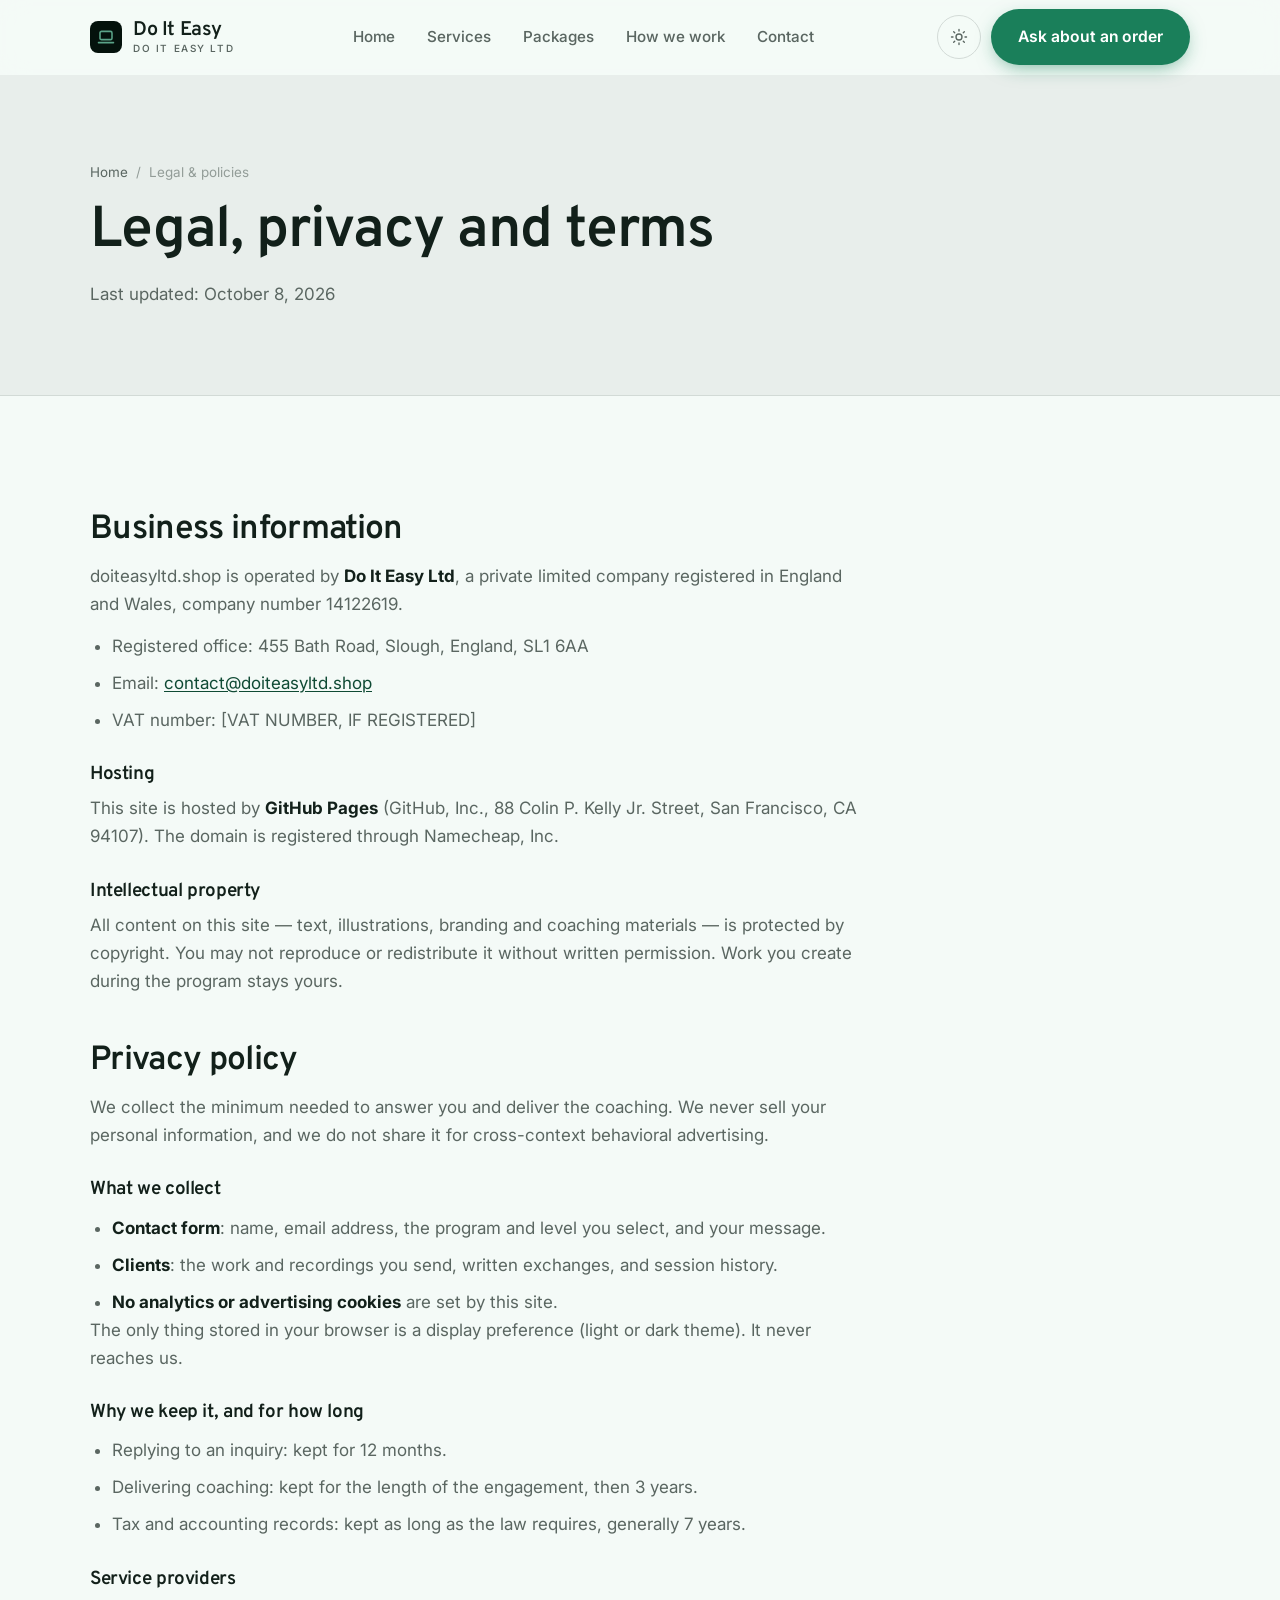
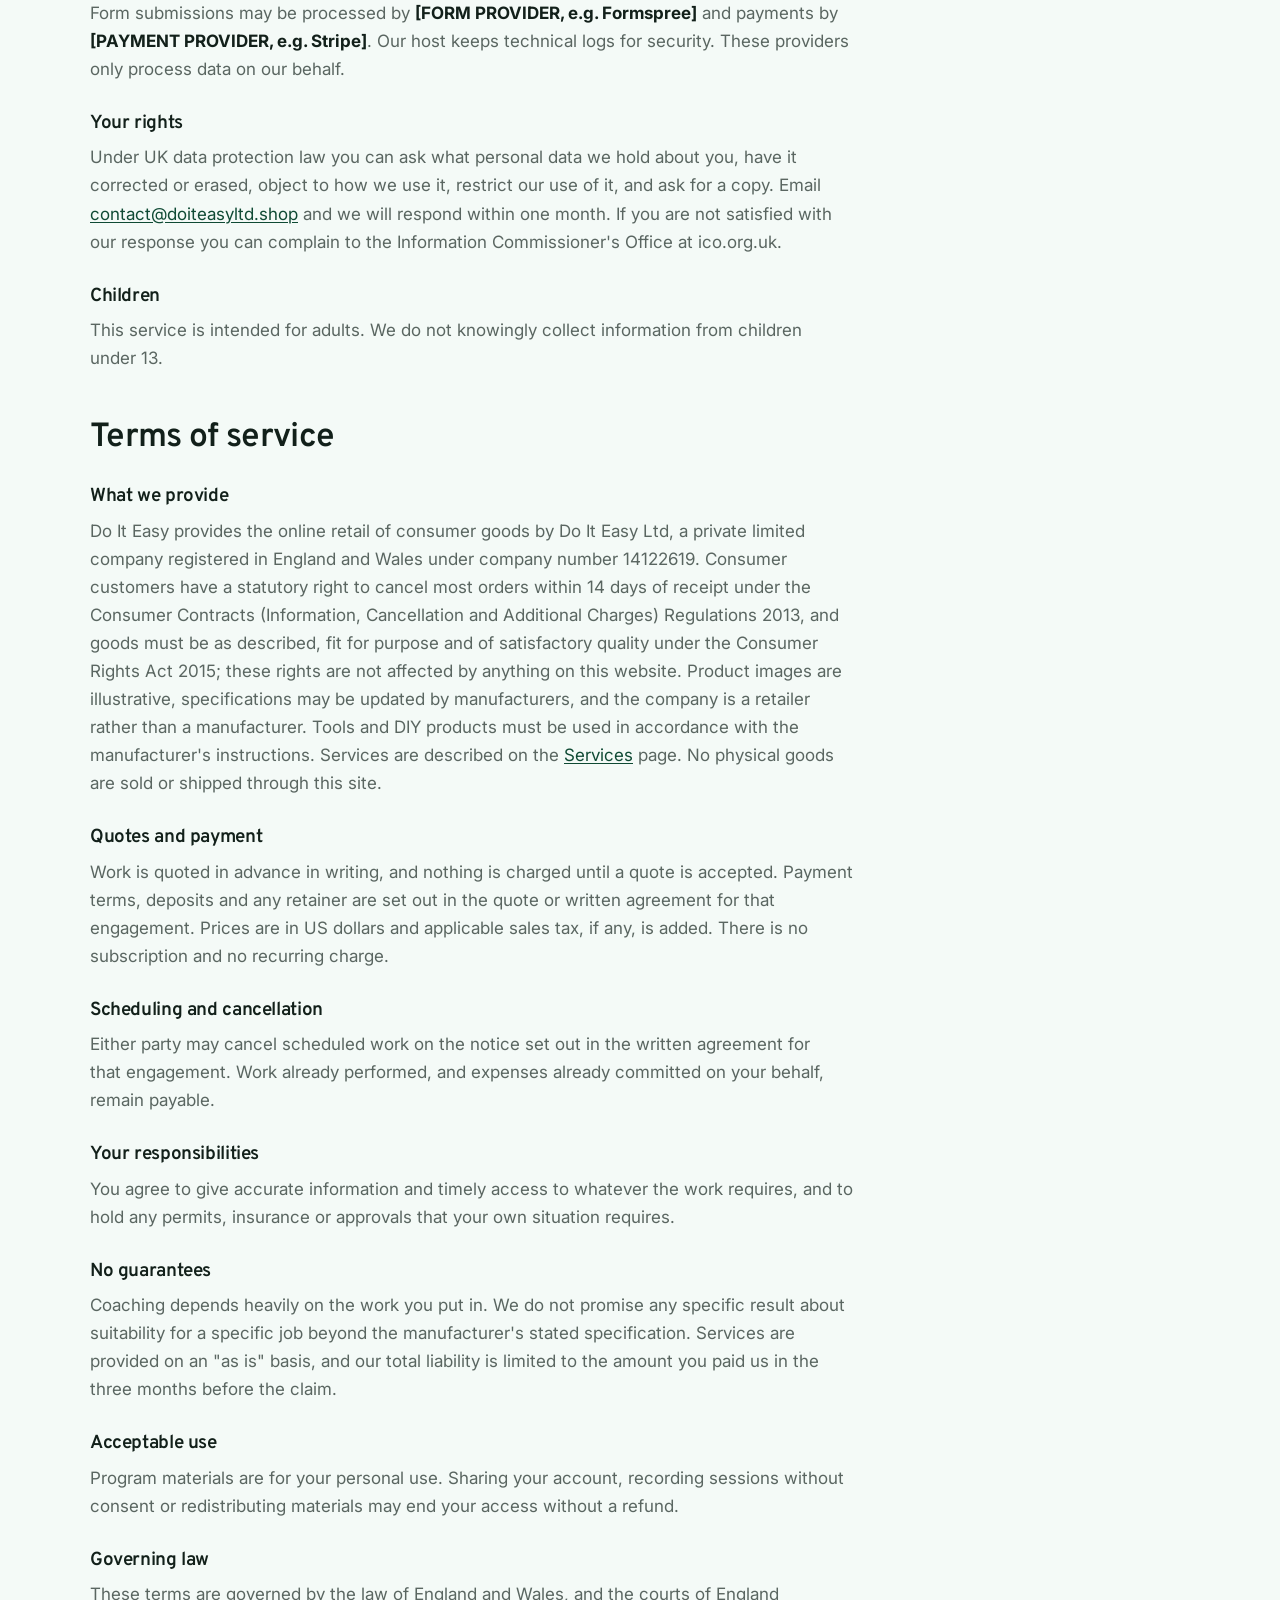
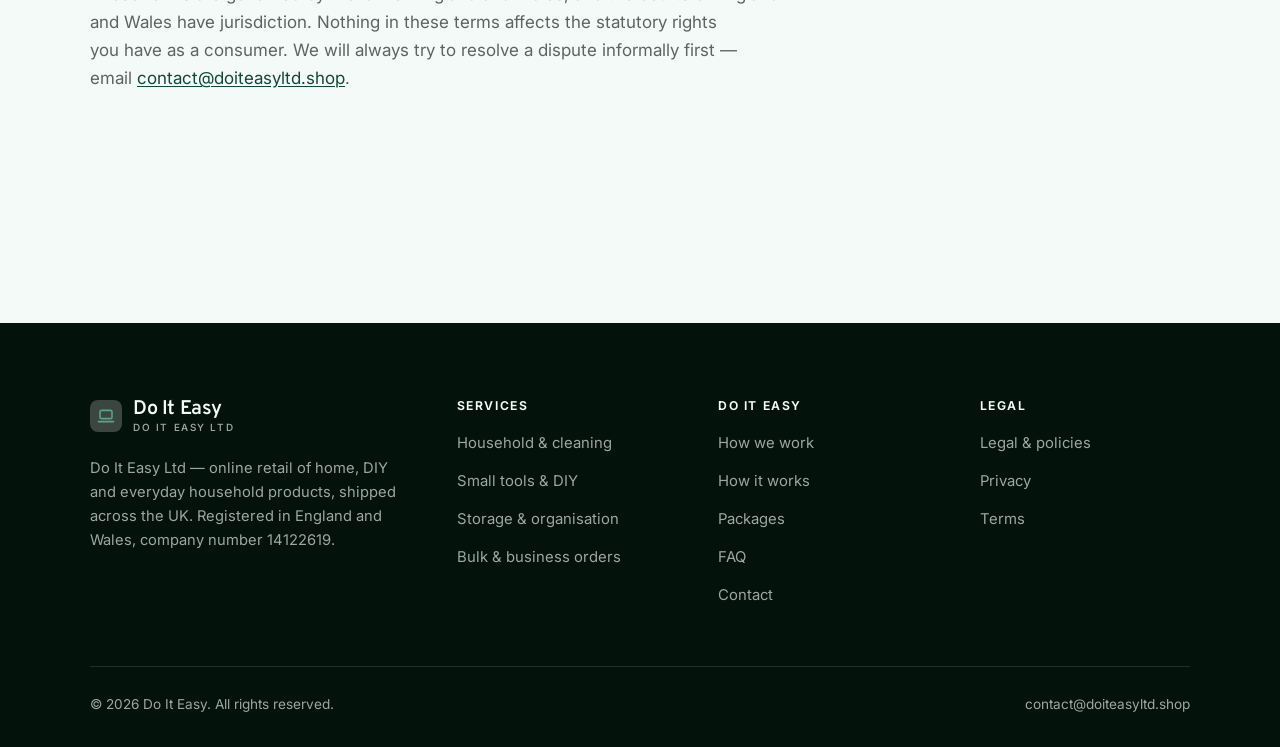
<file: legal.html>
<!DOCTYPE html>
<html lang="en" class="no-js">
<head>
<meta charset="utf-8">
<meta name="viewport" content="width=device-width, initial-scale=1">
<title>Legal, privacy and terms — Do It Easy</title>
<meta name="description" content="Business information, privacy policy and terms of service for Do It Easy.">
<meta name="robots" content="noindex">

<meta property="og:type" content="website">
<meta property="og:url" content="https://doiteasyltd.shop/legal.html">
<meta property="og:site_name" content="Do It Easy">
<meta property="og:locale" content="en_US">
<meta property="og:title" content="Legal, privacy and terms — Do It Easy">
<meta property="og:description" content="Business information, privacy policy and terms of service for Do It Easy.">
<meta name="theme-color" content="#04120c">

<link rel="icon" href="assets/img/favicon.svg" type="image/svg+xml">
<link rel="preconnect" href="https://fonts.googleapis.com">
<link rel="preconnect" href="https://fonts.gstatic.com" crossorigin>
<link rel="stylesheet" href="https://fonts.googleapis.com/css2?family=Overpass:wght@400..700&family=Inter:wght@400..700&display=swap">
<link rel="stylesheet" href="assets/css/style.css">

<!-- Thème appliqué avant le premier rendu (évite le flash) -->
<script>
document.documentElement.classList.remove('no-js');
(function(){try{var t=localStorage.getItem('site-theme');if(t){document.documentElement.setAttribute('data-theme',t);}}catch(e){}})();
</script>
</head>

<body>
<a class="skip-link" href="#main">Skip to main content</a>

<header class="site-header">
  <nav class="wrap nav" aria-label="Main navigation">
    <a class="brand" href="index.html">
      <svg class="brand__mark" viewBox="0 0 64 64" aria-hidden="true">
        <rect class="bm-bg" width="64" height="64" rx="16"/>
        <g class="bm-ic" transform="translate(14 14) scale(1.5)" fill="none" stroke-width="2.1" stroke-linecap="round" stroke-linejoin="round"><rect x="4" y="4.5" width="16" height="11" rx="2"/><path d="M2 19.5h20"/></g>
      </svg>
      <span>Do It Easy<span class="brand__sub">Do It Easy Ltd</span></span>
    </a>

    <ul class="nav__links" id="nav-links">
      <li><a href="index.html">Home</a></li>
      <li><a href="programs.html">Services</a></li>
      <li><a href="index.html#pricing">Packages</a></li>
      <li><a href="about.html">How we work</a></li>
      <li><a href="contact.html">Contact</a></li>
      <li><a class="btn btn--primary" href="contact.html">Ask about an order</a></li>
    </ul>

    <div class="nav__cta">
      <button class="theme-toggle" type="button" aria-label="Switch to dark theme">
        <svg class="icon-sun" viewBox="0 0 24 24" fill="none" stroke="currentColor" stroke-width="1.8" stroke-linecap="round" aria-hidden="true"><circle cx="12" cy="12" r="4"/><path d="M12 2v2m0 16v2M2 12h2m16 0h2M4.9 4.9l1.4 1.4m11.4 11.4 1.4 1.4M19.1 4.9l-1.4 1.4M6.3 17.7l-1.4 1.4"/></svg>
        <svg class="icon-moon" viewBox="0 0 24 24" fill="none" stroke="currentColor" stroke-width="1.8" stroke-linecap="round" stroke-linejoin="round" aria-hidden="true"><path d="M21 12.8A9 9 0 1 1 11.2 3a7 7 0 0 0 9.8 9.8z"/></svg>
      </button>
      <a class="btn btn--primary" href="contact.html">Ask about an order</a>
      <button class="nav__toggle" type="button" aria-expanded="false" aria-controls="nav-links" aria-label="Open menu">
        <svg class="icon-open" viewBox="0 0 24 24" fill="none" stroke="currentColor" stroke-width="2" stroke-linecap="round" aria-hidden="true"><path d="M3 6h18M3 12h18M3 18h18"/></svg>
        <svg class="icon-close" viewBox="0 0 24 24" fill="none" stroke="currentColor" stroke-width="2" stroke-linecap="round" aria-hidden="true"><path d="M6 6l12 12M18 6L6 18"/></svg>
      </button>
    </div>
  </nav>
</header>

<main id="main">

<section class="page-head">
  <div class="wrap">
    <nav class="breadcrumb" aria-label="Breadcrumb">
      <a href="index.html">Home</a><span>/</span><span aria-current="page">Legal &amp; policies</span>
    </nav>
    <h1>Legal, privacy and terms</h1>
    <p>Last updated: <time datetime="2026-10-08">October 8, 2026</time></p>
  </div>
</section>

<section class="section wrap">
  <div class="prose">

    <!--
      TO DO: this is a skeleton, not legal advice. Replace every [BRACKET] with
      your real details before selling, and have a lawyer review it if you can.
      Consumer protection rules differ by state.
    -->

    <h2 id="business">Business information</h2>
    <p>
      doiteasyltd.shop is operated by <strong>Do It Easy Ltd</strong>, a private limited
      company registered in England and Wales, company number 14122619.
    </p>
    <ul>
      <li>Registered office: 455 Bath Road, Slough, England, SL1 6AA</li>
      <li>Email: <a href="mailto:contact@doiteasyltd.shop">contact@doiteasyltd.shop</a></li>
      <li>VAT number: [VAT NUMBER, IF REGISTERED]</li>
    </ul>

    <h3>Hosting</h3>
    <p>
      This site is hosted by <strong>GitHub Pages</strong> (GitHub, Inc., 88 Colin P. Kelly Jr. Street,
      San Francisco, CA 94107). The domain is registered through Namecheap, Inc.
    </p>

    <h3>Intellectual property</h3>
    <p>
      All content on this site — text, illustrations, branding and coaching materials — is protected by
      copyright. You may not reproduce or redistribute it without written permission. Work you create during
      the program stays yours.
    </p>

    <h2 id="privacy">Privacy policy</h2>
    <p>
      We collect the minimum needed to answer you and deliver the coaching. We never sell your personal
      information, and we do not share it for cross-context behavioral advertising.
    </p>
    <h3>What we collect</h3>
    <ul>
      <li><strong>Contact form</strong>: name, email address, the program and level you select, and your message.</li>
      <li><strong>Clients</strong>: the work and recordings you send, written exchanges, and session history.</li>
      <li><strong>No analytics or advertising cookies</strong> are set by this site.</li>
    </ul>
    <p>
      The only thing stored in your browser is a display preference (light or dark theme). It never reaches us.
    </p>
    <h3>Why we keep it, and for how long</h3>
    <ul>
      <li>Replying to an inquiry: kept for 12 months.</li>
      <li>Delivering coaching: kept for the length of the engagement, then 3 years.</li>
      <li>Tax and accounting records: kept as long as the law requires, generally 7 years.</li>
    </ul>
    <h3>Service providers</h3>
    <p>
      Form submissions may be processed by <strong>[FORM PROVIDER, e.g. Formspree]</strong> and payments by
      <strong>[PAYMENT PROVIDER, e.g. Stripe]</strong>. Our host keeps technical logs for security. These
      providers only process data on our behalf.
    </p>
    <h3>Your rights</h3>
    <p>
      Under UK data protection law you can ask what personal data we hold about you, have it corrected or
      erased, object to how we use it, restrict our use of it, and ask for a copy. Email
      <a href="mailto:contact@doiteasyltd.shop">contact@doiteasyltd.shop</a> and we will respond within one month. If you are not satisfied with
      our response you can complain to the Information Commissioner's Office at ico.org.uk.
    </p>
    <h3>Children</h3>
    <p>
      This service is intended for adults. We do not knowingly collect information from children under 13.
    </p>

    <h2 id="terms">Terms of service</h2>
    <h3>What we provide</h3>
    <p>
      Do It Easy provides the online retail of consumer goods by Do It Easy Ltd, a private limited company registered in England and Wales under company number 14122619. Consumer customers have a statutory right to cancel most orders within 14 days of receipt under the Consumer Contracts (Information, Cancellation and Additional Charges) Regulations 2013, and goods must be as described, fit for purpose and of satisfactory quality under the Consumer Rights Act 2015; these rights are not affected by anything on this website. Product images are illustrative, specifications may be updated by manufacturers, and the company is a retailer rather than a manufacturer. Tools and DIY products must be used in accordance with the manufacturer's instructions. Services are described on the
      <a href="programs.html">Services</a> page. No physical goods are sold or shipped through this site.
    </p>
    <h3>Quotes and payment</h3>
    <p>
      Work is quoted in advance in writing, and nothing is charged until a quote is accepted. Payment terms,
      deposits and any retainer are set out in the quote or written agreement for that engagement. Prices are in
      US dollars and applicable sales tax, if any, is added. There is no subscription and no recurring charge.
    </p>
    <h3>Scheduling and cancellation</h3>
    <p>
      Either party may cancel scheduled work on the notice set out in the written agreement for that engagement.
      Work already performed, and expenses already committed on your behalf, remain payable.
    </p>
    <h3>Your responsibilities</h3>
    <p>
      You agree to give accurate information and timely access to whatever the work requires, and to hold any
      permits, insurance or approvals that your own situation requires.
    </p>

    <h3>No guarantees</h3>
    <p>
      Coaching depends heavily on the work you put in. We do not promise any specific result
      about suitability for a specific job beyond the manufacturer's stated specification. Services are provided on an "as is" basis, and our total
      liability is limited to the amount you paid us in the three months before the claim.
    </p>
    <h3>Acceptable use</h3>
    <p>
      Program materials are for your personal use. Sharing your account, recording sessions without consent
      or redistributing materials may end your access without a refund.
    </p>
    <h3>Governing law</h3>
    <p>
      These terms are governed by the law of England and Wales, and the courts of England and Wales have
      jurisdiction. Nothing in these terms affects the statutory rights you have as a consumer. We will always
      try to resolve a dispute informally first — email <a href="mailto:contact@doiteasyltd.shop">contact@doiteasyltd.shop</a>.
    </p>

  </div>
</section>

</main>

<footer class="site-footer">
  <div class="wrap">
    <div class="footer__grid">
      <div class="footer__brand">
        <a class="brand" href="index.html">
          <svg class="brand__mark" viewBox="0 0 64 64" aria-hidden="true">
        <rect class="bm-bg" width="64" height="64" rx="16"/>
        <g class="bm-ic" transform="translate(14 14) scale(1.5)" fill="none" stroke-width="2.1" stroke-linecap="round" stroke-linejoin="round"><rect x="4" y="4.5" width="16" height="11" rx="2"/><path d="M2 19.5h20"/></g>
      </svg>
          <span>Do It Easy<span class="brand__sub">Do It Easy Ltd</span></span>
        </a>
        <p>Do It Easy Ltd — online retail of home, DIY and everyday household products, shipped across the UK. Registered in England and Wales, company number 14122619.</p>
      </div>

      <div class="footer__col">
        <h4>Services</h4>
        <ul>
          <li><a href="programs.html#household">Household &amp; cleaning</a></li>
          <li><a href="programs.html#tools">Small tools &amp; DIY</a></li>
          <li><a href="programs.html#storage">Storage &amp; organisation</a></li>
          <li><a href="programs.html#bulk">Bulk &amp; business orders</a></li>
        </ul>
      </div>

      <div class="footer__col">
        <h4>Do It Easy</h4>
        <ul>
          <li><a href="about.html">How we work</a></li>
          <li><a href="index.html#how-it-works">How it works</a></li>
          <li><a href="index.html#pricing">Packages</a></li>
          <li><a href="index.html#faq">FAQ</a></li>
          <li><a href="contact.html">Contact</a></li>
        </ul>
      </div>

      <div class="footer__col">
        <h4>Legal</h4>
        <ul>
          <li><a href="legal.html">Legal &amp; policies</a></li>
          <li><a href="legal.html#privacy">Privacy</a></li>
          <li><a href="legal.html#terms">Terms</a></li>
        </ul>
      </div>
    </div>

    <div class="footer__bottom">
      <p>© <span data-year>2026</span> Do It Easy. All rights reserved.</p>
      <p><a href="mailto:contact@doiteasyltd.shop">contact@doiteasyltd.shop</a></p>
    </div>
  </div>
</footer>

<script src="assets/js/main.js" defer></script>
</body>
</html>
</file>
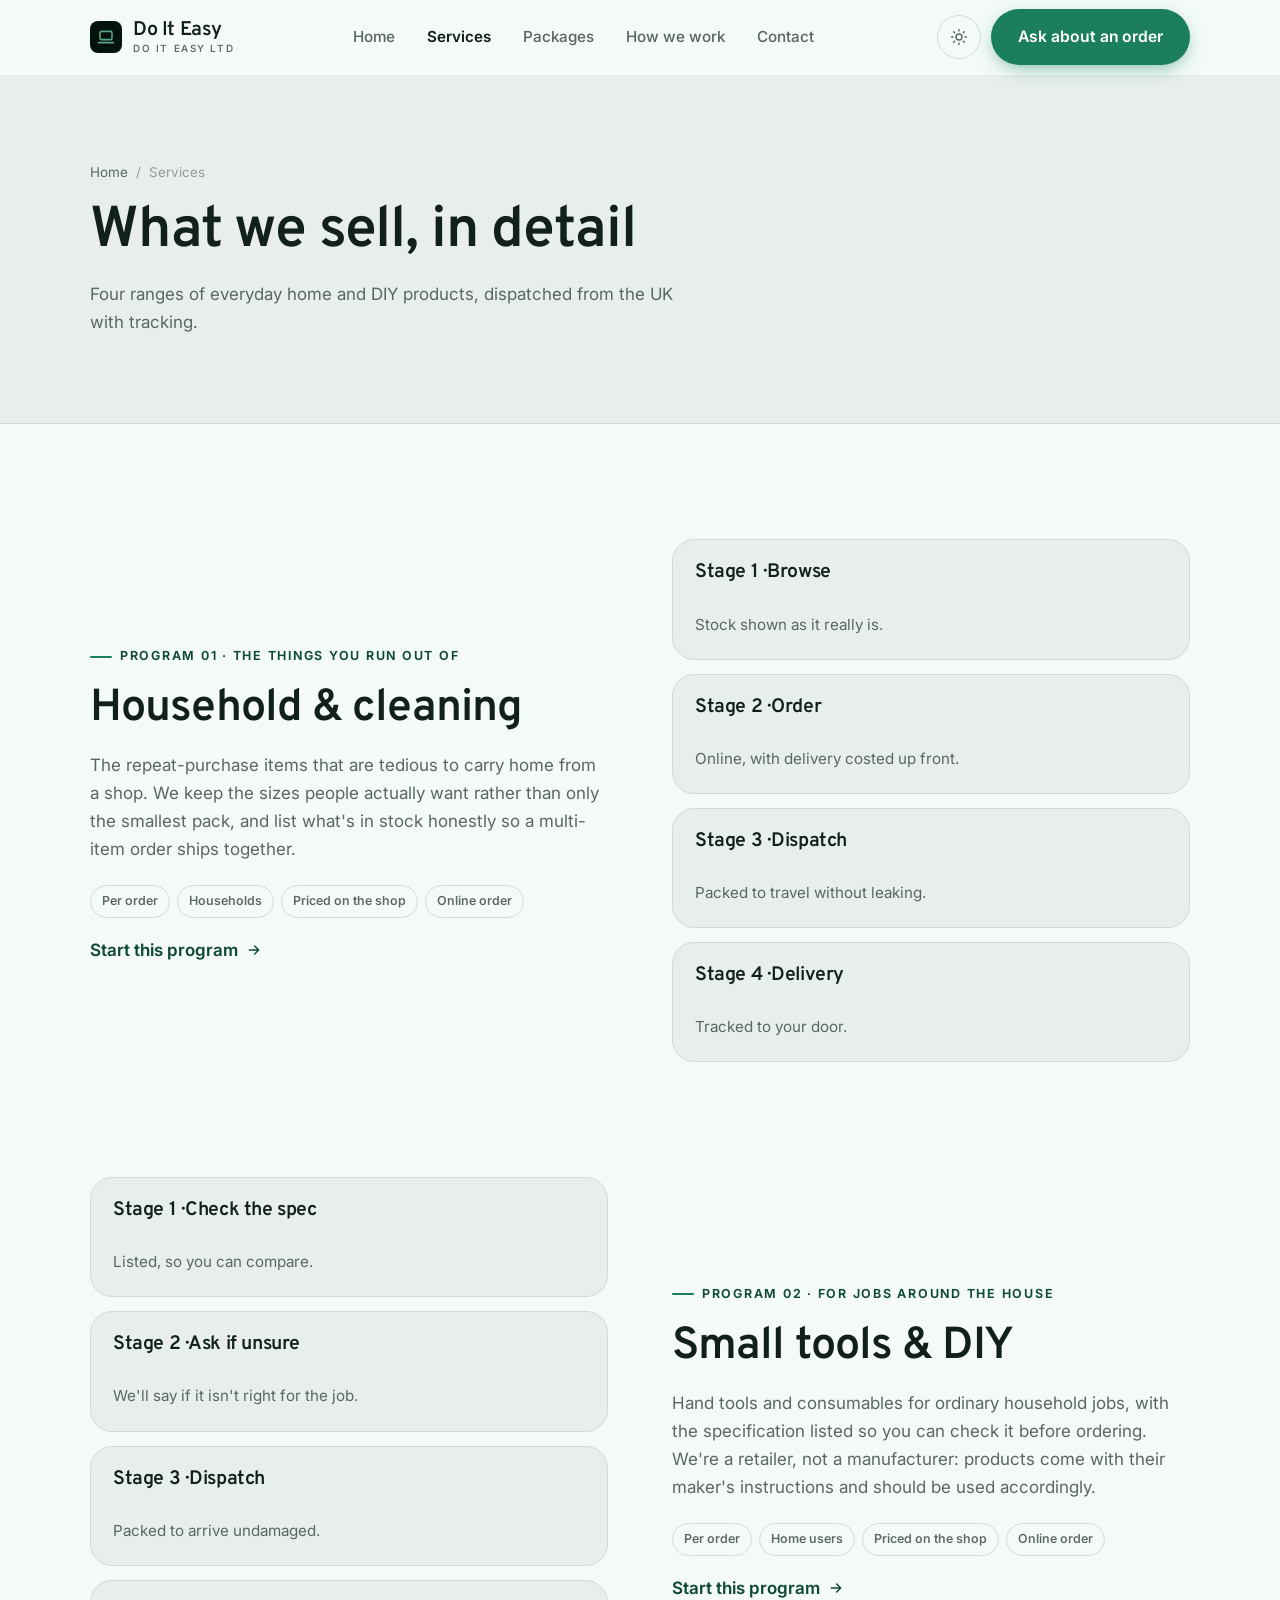
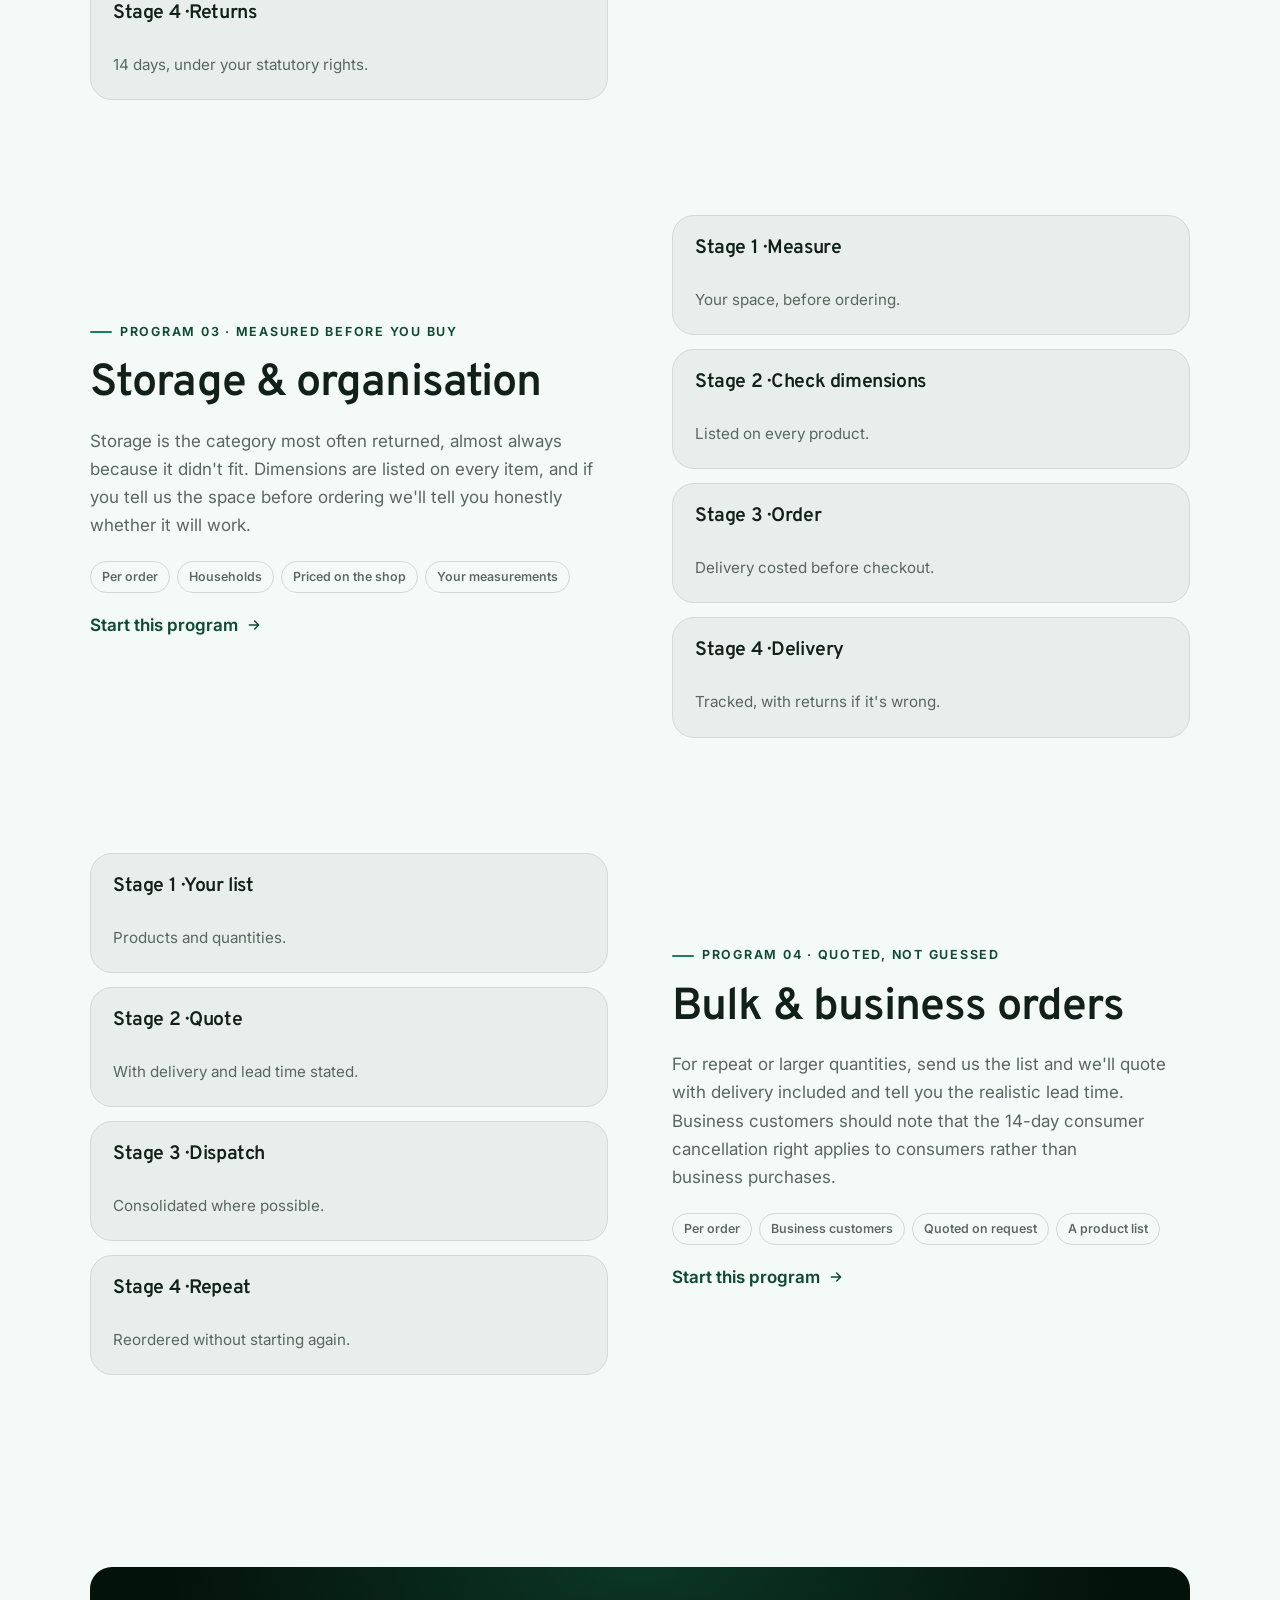
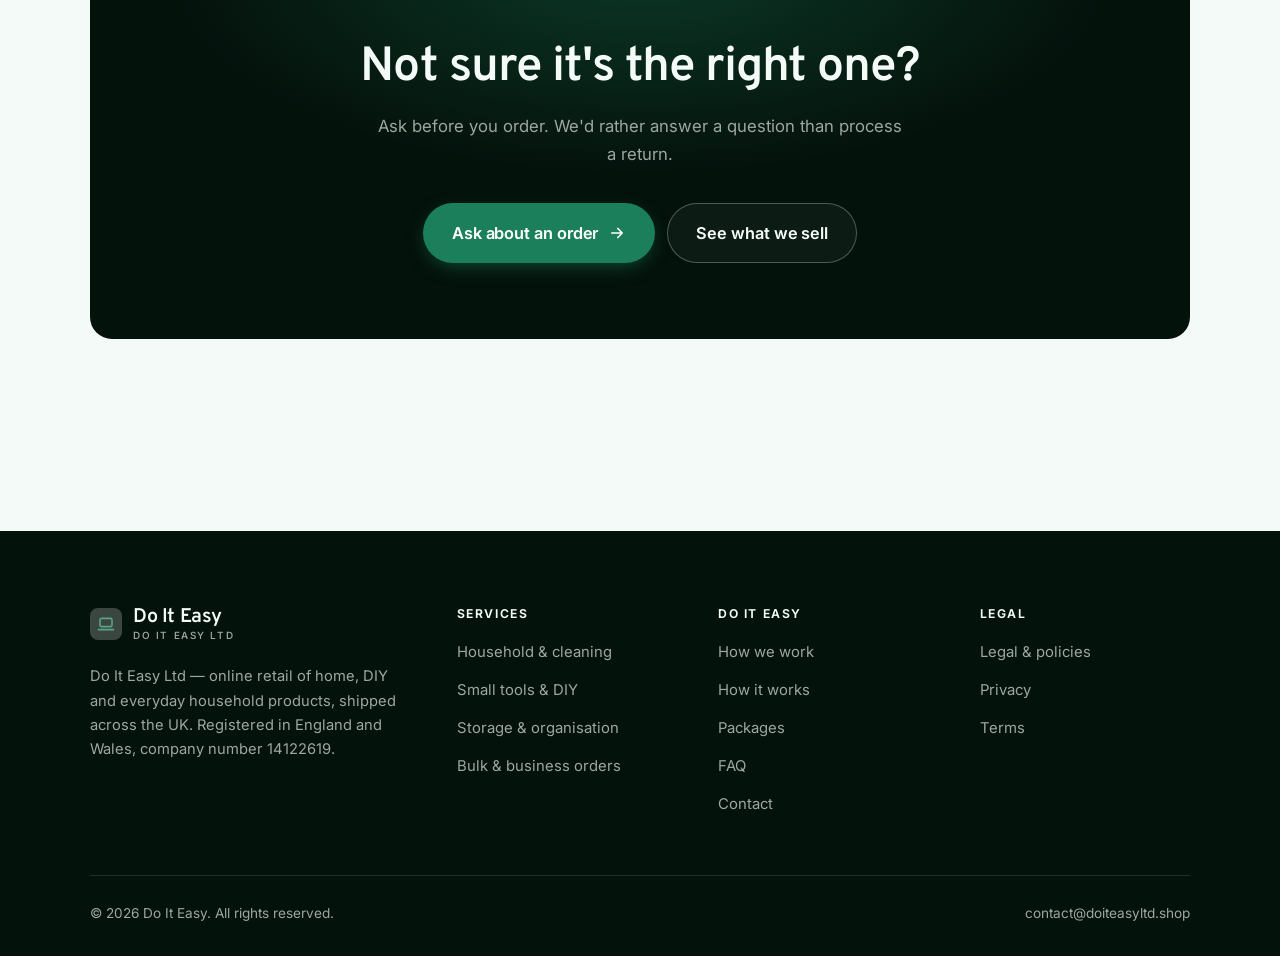
<file: programs.html>
<!DOCTYPE html>
<html lang="en" class="no-js">
<head>
<meta charset="utf-8">
<meta name="viewport" content="width=device-width, initial-scale=1">
<title>Services — Do It Easy</title>
<meta name="description" content="Ranges sold by Do It Easy Ltd: household and cleaning, small tools and DIY, storage and organisation, and bulk or business orders.">
<link rel="canonical" href="https://doiteasyltd.shop/programs.html">

<meta property="og:type" content="website">
<meta property="og:url" content="https://doiteasyltd.shop/programs.html">
<meta property="og:site_name" content="Do It Easy">
<meta property="og:locale" content="en_US">
<meta property="og:title" content="Services — Do It Easy">
<meta property="og:description" content="Ranges sold by Do It Easy Ltd: household and cleaning, small tools and DIY, storage and organisation, and bulk or business orders.">
<meta name="theme-color" content="#04120c">

<link rel="icon" href="assets/img/favicon.svg" type="image/svg+xml">
<link rel="preconnect" href="https://fonts.googleapis.com">
<link rel="preconnect" href="https://fonts.gstatic.com" crossorigin>
<link rel="stylesheet" href="https://fonts.googleapis.com/css2?family=Overpass:wght@400..700&family=Inter:wght@400..700&display=swap">
<link rel="stylesheet" href="assets/css/style.css">

<!-- Thème appliqué avant le premier rendu (évite le flash) -->
<script>
document.documentElement.classList.remove('no-js');
(function(){try{var t=localStorage.getItem('site-theme');if(t){document.documentElement.setAttribute('data-theme',t);}}catch(e){}})();
</script>
</head>

<body>
<a class="skip-link" href="#main">Skip to main content</a>

<header class="site-header">
  <nav class="wrap nav" aria-label="Main navigation">
    <a class="brand" href="index.html">
      <svg class="brand__mark" viewBox="0 0 64 64" aria-hidden="true">
        <rect class="bm-bg" width="64" height="64" rx="16"/>
        <g class="bm-ic" transform="translate(14 14) scale(1.5)" fill="none" stroke-width="2.1" stroke-linecap="round" stroke-linejoin="round"><rect x="4" y="4.5" width="16" height="11" rx="2"/><path d="M2 19.5h20"/></g>
      </svg>
      <span>Do It Easy<span class="brand__sub">Do It Easy Ltd</span></span>
    </a>

    <ul class="nav__links" id="nav-links">
      <li><a href="index.html">Home</a></li>
      <li><a href="programs.html" aria-current="page">Services</a></li>
      <li><a href="index.html#pricing">Packages</a></li>
      <li><a href="about.html">How we work</a></li>
      <li><a href="contact.html">Contact</a></li>
      <li><a class="btn btn--primary" href="contact.html">Ask about an order</a></li>
    </ul>

    <div class="nav__cta">
      <button class="theme-toggle" type="button" aria-label="Switch to dark theme">
        <svg class="icon-sun" viewBox="0 0 24 24" fill="none" stroke="currentColor" stroke-width="1.8" stroke-linecap="round" aria-hidden="true"><circle cx="12" cy="12" r="4"/><path d="M12 2v2m0 16v2M2 12h2m16 0h2M4.9 4.9l1.4 1.4m11.4 11.4 1.4 1.4M19.1 4.9l-1.4 1.4M6.3 17.7l-1.4 1.4"/></svg>
        <svg class="icon-moon" viewBox="0 0 24 24" fill="none" stroke="currentColor" stroke-width="1.8" stroke-linecap="round" stroke-linejoin="round" aria-hidden="true"><path d="M21 12.8A9 9 0 1 1 11.2 3a7 7 0 0 0 9.8 9.8z"/></svg>
      </button>
      <a class="btn btn--primary" href="contact.html">Ask about an order</a>
      <button class="nav__toggle" type="button" aria-expanded="false" aria-controls="nav-links" aria-label="Open menu">
        <svg class="icon-open" viewBox="0 0 24 24" fill="none" stroke="currentColor" stroke-width="2" stroke-linecap="round" aria-hidden="true"><path d="M3 6h18M3 12h18M3 18h18"/></svg>
        <svg class="icon-close" viewBox="0 0 24 24" fill="none" stroke="currentColor" stroke-width="2" stroke-linecap="round" aria-hidden="true"><path d="M6 6l12 12M18 6L6 18"/></svg>
      </button>
    </div>
  </nav>
</header>

<main id="main">

<section class="page-head">
  <div class="wrap">
    <nav class="breadcrumb" aria-label="Breadcrumb">
      <a href="index.html">Home</a><span>/</span><span aria-current="page">Services</span>
    </nav>
    <h1>What we sell, in detail</h1>
    <p>Four ranges of everyday home and DIY products, dispatched from the UK with tracking.</p>
  </div>
</section>

<section class="section wrap" id="household">
  <div class="split reveal">
    <div>
      <span class="eyebrow">Program 01 · The things you run out of</span>
      <h2>Household &amp; cleaning</h2>
      <p>The repeat-purchase items that are tedious to carry home from a shop. We keep the sizes people actually want rather than only the smallest pack, and list what's in stock honestly so a multi-item order ships together.</p>
      <ul class="tags"><li>Per order</li><li>Households</li><li>Priced on the shop</li><li>Online order</li></ul>
      <p><a class="arrow-link" href="contact.html">Start this program <svg viewBox="0 0 24 24" fill="none" stroke="currentColor" stroke-width="2.2" stroke-linecap="round" stroke-linejoin="round" aria-hidden="true"><path d="M5 12h14M13 6l6 6-6 6"/></svg></a></p>
    </div>
    <div class="grid grid--2 grid--tight">
      <article class="card card--sm">
        <h3>Stage 1 · Browse</h3>
        <p>Stock shown as it really is.</p>
      </article>
      <article class="card card--sm">
        <h3>Stage 2 · Order</h3>
        <p>Online, with delivery costed up front.</p>
      </article>
      <article class="card card--sm">
        <h3>Stage 3 · Dispatch</h3>
        <p>Packed to travel without leaking.</p>
      </article>
      <article class="card card--sm">
        <h3>Stage 4 · Delivery</h3>
        <p>Tracked to your door.</p>
      </article>
    </div>
  </div>
</section>

<section class="section section--flush wrap" id="tools">
  <div class="split reveal">
    <div class="grid grid--2 grid--tight">
      <article class="card card--sm">
        <h3>Stage 1 · Check the spec</h3>
        <p>Listed, so you can compare.</p>
      </article>
      <article class="card card--sm">
        <h3>Stage 2 · Ask if unsure</h3>
        <p>We'll say if it isn't right for the job.</p>
      </article>
      <article class="card card--sm">
        <h3>Stage 3 · Dispatch</h3>
        <p>Packed to arrive undamaged.</p>
      </article>
      <article class="card card--sm">
        <h3>Stage 4 · Returns</h3>
        <p>14 days, under your statutory rights.</p>
      </article>
    </div>
    <div>
      <span class="eyebrow">Program 02 · For jobs around the house</span>
      <h2>Small tools &amp; DIY</h2>
      <p>Hand tools and consumables for ordinary household jobs, with the specification listed so you can check it before ordering. We're a retailer, not a manufacturer: products come with their maker's instructions and should be used accordingly.</p>
      <ul class="tags"><li>Per order</li><li>Home users</li><li>Priced on the shop</li><li>Online order</li></ul>
      <p><a class="arrow-link" href="contact.html">Start this program <svg viewBox="0 0 24 24" fill="none" stroke="currentColor" stroke-width="2.2" stroke-linecap="round" stroke-linejoin="round" aria-hidden="true"><path d="M5 12h14M13 6l6 6-6 6"/></svg></a></p>
    </div>
  </div>
</section>

<section class="section section--flush wrap" id="storage">
  <div class="split reveal">
    <div>
      <span class="eyebrow">Program 03 · Measured before you buy</span>
      <h2>Storage &amp; organisation</h2>
      <p>Storage is the category most often returned, almost always because it didn't fit. Dimensions are listed on every item, and if you tell us the space before ordering we'll tell you honestly whether it will work.</p>
      <ul class="tags"><li>Per order</li><li>Households</li><li>Priced on the shop</li><li>Your measurements</li></ul>
      <p><a class="arrow-link" href="contact.html">Start this program <svg viewBox="0 0 24 24" fill="none" stroke="currentColor" stroke-width="2.2" stroke-linecap="round" stroke-linejoin="round" aria-hidden="true"><path d="M5 12h14M13 6l6 6-6 6"/></svg></a></p>
    </div>
    <div class="grid grid--2 grid--tight">
      <article class="card card--sm">
        <h3>Stage 1 · Measure</h3>
        <p>Your space, before ordering.</p>
      </article>
      <article class="card card--sm">
        <h3>Stage 2 · Check dimensions</h3>
        <p>Listed on every product.</p>
      </article>
      <article class="card card--sm">
        <h3>Stage 3 · Order</h3>
        <p>Delivery costed before checkout.</p>
      </article>
      <article class="card card--sm">
        <h3>Stage 4 · Delivery</h3>
        <p>Tracked, with returns if it's wrong.</p>
      </article>
    </div>
  </div>
</section>

<section class="section section--flush wrap" id="bulk">
  <div class="split reveal">
    <div class="grid grid--2 grid--tight">
      <article class="card card--sm">
        <h3>Stage 1 · Your list</h3>
        <p>Products and quantities.</p>
      </article>
      <article class="card card--sm">
        <h3>Stage 2 · Quote</h3>
        <p>With delivery and lead time stated.</p>
      </article>
      <article class="card card--sm">
        <h3>Stage 3 · Dispatch</h3>
        <p>Consolidated where possible.</p>
      </article>
      <article class="card card--sm">
        <h3>Stage 4 · Repeat</h3>
        <p>Reordered without starting again.</p>
      </article>
    </div>
    <div>
      <span class="eyebrow">Program 04 · Quoted, not guessed</span>
      <h2>Bulk &amp; business orders</h2>
      <p>For repeat or larger quantities, send us the list and we'll quote with delivery included and tell you the realistic lead time. Business customers should note that the 14-day consumer cancellation right applies to consumers rather than business purchases.</p>
      <ul class="tags"><li>Per order</li><li>Business customers</li><li>Quoted on request</li><li>A product list</li></ul>
      <p><a class="arrow-link" href="contact.html">Start this program <svg viewBox="0 0 24 24" fill="none" stroke="currentColor" stroke-width="2.2" stroke-linecap="round" stroke-linejoin="round" aria-hidden="true"><path d="M5 12h14M13 6l6 6-6 6"/></svg></a></p>
    </div>
  </div>
</section>

<section class="wrap section--tight">
  <div class="cta-band reveal">
    <h2>Not sure it's the right one?</h2>
    <p>Ask before you order. We'd rather answer a question than process a return.</p>
    <div class="hero__actions">
      <a class="btn btn--primary btn--lg" href="contact.html">Ask about an order <svg viewBox="0 0 24 24" fill="none" stroke="currentColor" stroke-width="2.2" stroke-linecap="round" stroke-linejoin="round" aria-hidden="true"><path d="M5 12h14M13 6l6 6-6 6"/></svg></a>
      <a class="btn btn--on-dark btn--lg" href="programs.html">See what we sell</a>
    </div>
  </div>
</section>

</main>

<footer class="site-footer">
  <div class="wrap">
    <div class="footer__grid">
      <div class="footer__brand">
        <a class="brand" href="index.html">
          <svg class="brand__mark" viewBox="0 0 64 64" aria-hidden="true">
        <rect class="bm-bg" width="64" height="64" rx="16"/>
        <g class="bm-ic" transform="translate(14 14) scale(1.5)" fill="none" stroke-width="2.1" stroke-linecap="round" stroke-linejoin="round"><rect x="4" y="4.5" width="16" height="11" rx="2"/><path d="M2 19.5h20"/></g>
      </svg>
          <span>Do It Easy<span class="brand__sub">Do It Easy Ltd</span></span>
        </a>
        <p>Do It Easy Ltd — online retail of home, DIY and everyday household products, shipped across the UK. Registered in England and Wales, company number 14122619.</p>
      </div>

      <div class="footer__col">
        <h4>Services</h4>
        <ul>
          <li><a href="programs.html#household">Household &amp; cleaning</a></li>
          <li><a href="programs.html#tools">Small tools &amp; DIY</a></li>
          <li><a href="programs.html#storage">Storage &amp; organisation</a></li>
          <li><a href="programs.html#bulk">Bulk &amp; business orders</a></li>
        </ul>
      </div>

      <div class="footer__col">
        <h4>Do It Easy</h4>
        <ul>
          <li><a href="about.html">How we work</a></li>
          <li><a href="index.html#how-it-works">How it works</a></li>
          <li><a href="index.html#pricing">Packages</a></li>
          <li><a href="index.html#faq">FAQ</a></li>
          <li><a href="contact.html">Contact</a></li>
        </ul>
      </div>

      <div class="footer__col">
        <h4>Legal</h4>
        <ul>
          <li><a href="legal.html">Legal &amp; policies</a></li>
          <li><a href="legal.html#privacy">Privacy</a></li>
          <li><a href="legal.html#terms">Terms</a></li>
        </ul>
      </div>
    </div>

    <div class="footer__bottom">
      <p>© <span data-year>2026</span> Do It Easy. All rights reserved.</p>
      <p><a href="mailto:contact@doiteasyltd.shop">contact@doiteasyltd.shop</a></p>
    </div>
  </div>
</footer>

<script src="assets/js/main.js" defer></script>
</body>
</html>
</file>
<file: assets/css/style.css>
/* Do It Easy — couleurs et polices de la marque.
   Modifier ces valeurs suffit à changer l'identité visuelle de tout le site. */
:root {
  --c-accent:    #1a7f5a;
  --c-on-accent: #ffffff;
  --c-ink:       #04120c;
  --c-paper:     #f4faf7;

  --accent-ink-light: color-mix(in srgb, var(--c-accent) 58%, black);
  --accent-on-dark:   color-mix(in srgb, var(--c-accent) 72%, white);

  --font-display: "Overpass", system-ui, -apple-system, "Segoe UI", sans-serif;
  --font-body: "Inter", system-ui, -apple-system, "Segoe UI", sans-serif;
  --display-weight: 600;
  --display-tracking: -.02em;
}

/* ==========================================================================
   Feuille de style commune aux sites de coaching
   Les couleurs de marque (--c-accent, --c-on-accent, --c-ink, --c-paper) et
   les polices sont définies juste au-dessus, par site. Tout le reste en dérive.
   ========================================================================== */

/* --------------------------------------------------------------------------
   1. Tokens dérivés
   -------------------------------------------------------------------------- */

:root {
  /* Thème clair */
  --paper:      var(--c-paper);
  --paper-2:    color-mix(in srgb, var(--c-paper) 95%, var(--c-ink));
  --paper-3:    color-mix(in srgb, var(--c-paper) 89%, var(--c-ink));
  --line:       color-mix(in srgb, var(--c-paper) 86%, var(--c-ink));
  --text:       color-mix(in srgb, var(--c-ink) 94%, var(--c-paper));
  --muted:      color-mix(in srgb, var(--c-ink) 64%, var(--c-paper));
  --accent:     var(--c-accent);
  --accent-600: color-mix(in srgb, var(--c-accent) 86%, black);
  --accent-ink: var(--accent-ink-light);
  --on-accent:  var(--c-on-accent);
  --ink:        var(--c-ink);
  --ink-soft:   color-mix(in srgb, var(--c-ink) 90%, white);
  --on-ink:     var(--c-paper);
  --on-ink-mut: color-mix(in srgb, var(--c-paper) 64%, var(--c-ink));
  --brand-bg:   var(--c-ink);

  /* Rayons */
  --r-sm: 8px;
  --r-md: 14px;
  --r-lg: 22px;
  --r-full: 999px;

  /* Ombres */
  --sh-1: 0 1px 2px rgba(0, 0, 0, .05), 0 2px 8px rgba(0, 0, 0, .04);
  --sh-2: 0 2px 4px rgba(0, 0, 0, .05), 0 12px 32px rgba(0, 0, 0, .09);
  --sh-3: 0 4px 8px rgba(0, 0, 0, .06), 0 24px 56px rgba(0, 0, 0, .14);

  /* Rythme */
  --gutter: clamp(16px, 4vw, 40px);
  --maxw: 1180px;
  --section-y: clamp(64px, 9vw, 124px);

  --ease: cubic-bezier(.22, .61, .36, 1);
}

/* Thème sombre — suit le système, sauf si l'utilisateur a choisi « clair » */
@media (prefers-color-scheme: dark) {
  :root:not([data-theme="light"]) {
    --paper:      var(--c-ink);
    --paper-2:    color-mix(in srgb, var(--c-ink) 92%, white);
    --paper-3:    color-mix(in srgb, var(--c-ink) 86%, white);
    --line:       color-mix(in srgb, var(--c-ink) 80%, white);
    --text:       color-mix(in srgb, var(--c-paper) 94%, var(--c-ink));
    --muted:      color-mix(in srgb, var(--c-paper) 66%, var(--c-ink));
    --accent-ink: var(--accent-on-dark);
    --ink:        color-mix(in srgb, var(--c-ink) 72%, black);
    --brand-bg:   color-mix(in srgb, var(--c-ink) 80%, white);
    --sh-1: 0 1px 2px rgba(0, 0, 0, .4), 0 2px 8px rgba(0, 0, 0, .3);
    --sh-2: 0 2px 4px rgba(0, 0, 0, .4), 0 12px 32px rgba(0, 0, 0, .45);
    --sh-3: 0 4px 8px rgba(0, 0, 0, .45), 0 24px 56px rgba(0, 0, 0, .55);
  }
}

/* Thème sombre — choix explicite */
:root[data-theme="dark"] {
  --paper:      var(--c-ink);
  --paper-2:    color-mix(in srgb, var(--c-ink) 92%, white);
  --paper-3:    color-mix(in srgb, var(--c-ink) 86%, white);
  --line:       color-mix(in srgb, var(--c-ink) 80%, white);
  --text:       color-mix(in srgb, var(--c-paper) 94%, var(--c-ink));
  --muted:      color-mix(in srgb, var(--c-paper) 66%, var(--c-ink));
  --accent-ink: var(--accent-on-dark);
  --ink:        color-mix(in srgb, var(--c-ink) 72%, black);
  --brand-bg:   color-mix(in srgb, var(--c-ink) 80%, white);
  --sh-1: 0 1px 2px rgba(0, 0, 0, .4), 0 2px 8px rgba(0, 0, 0, .3);
  --sh-2: 0 2px 4px rgba(0, 0, 0, .4), 0 12px 32px rgba(0, 0, 0, .45);
  --sh-3: 0 4px 8px rgba(0, 0, 0, .45), 0 24px 56px rgba(0, 0, 0, .55);
}

/* --------------------------------------------------------------------------
   2. Reset / base
   -------------------------------------------------------------------------- */

*, *::before, *::after { box-sizing: border-box; }

* { margin: 0; }

html {
  -webkit-text-size-adjust: 100%;
  scroll-behavior: smooth;
  scroll-padding-top: 88px;
}

body {
  background: var(--paper);
  color: var(--text);
  font-family: var(--font-body);
  font-size: 17px;
  line-height: 1.65;
  -webkit-font-smoothing: antialiased;
  text-rendering: optimizeLegibility;
  overflow-x: hidden;
}

img, svg, video { display: block; max-width: 100%; height: auto; }

a { color: inherit; text-decoration: none; }

button, input, textarea, select { font: inherit; color: inherit; }

h1, h2, h3, h4 {
  font-family: var(--font-display);
  font-weight: var(--display-weight);
  line-height: 1.08;
  letter-spacing: var(--display-tracking);
  text-wrap: balance;
}

p { text-wrap: pretty; }

:focus-visible {
  outline: 3px solid var(--accent);
  outline-offset: 3px;
  border-radius: 4px;
}

::selection { background: var(--accent); color: var(--on-accent); }

/* --------------------------------------------------------------------------
   3. Utilitaires de mise en page
   -------------------------------------------------------------------------- */

.wrap {
  width: 100%;
  max-width: var(--maxw);
  margin-inline: auto;
  padding-inline: var(--gutter);
}

.section { padding-block: var(--section-y); }
.section--flush { padding-top: 0; }
.section--tight { padding-block: clamp(48px, 6vw, 80px); }

.skip-link {
  position: absolute;
  left: 12px;
  top: -100px;
  z-index: 200;
  background: var(--accent);
  color: var(--on-accent);
  padding: 12px 20px;
  border-radius: var(--r-sm);
  font-weight: 600;
  transition: top .2s var(--ease);
}
.skip-link:focus { top: 12px; }

.eyebrow {
  display: inline-flex;
  align-items: center;
  gap: 8px;
  font-size: .78rem;
  font-weight: 650;
  letter-spacing: .14em;
  text-transform: uppercase;
  color: var(--accent-ink);
  margin-bottom: 18px;
}
.eyebrow::before {
  content: "";
  width: 22px;
  height: 2px;
  background: var(--accent);
  border-radius: 2px;
}

.section-head { max-width: 62ch; margin-bottom: clamp(36px, 5vw, 60px); }
.section-head h2 { font-size: clamp(2rem, 4.4vw, 3.1rem); }
.section-head p {
  margin-top: 18px;
  color: var(--muted);
  font-size: clamp(1rem, 1.6vw, 1.12rem);
  max-width: 58ch;
}

.section-head--center { margin-inline: auto; text-align: center; }
.section-head--center .eyebrow { justify-content: center; }
.section-head--center p { margin-inline: auto; }

/* --------------------------------------------------------------------------
   4. Boutons
   -------------------------------------------------------------------------- */

.btn {
  display: inline-flex;
  align-items: center;
  justify-content: center;
  gap: 10px;
  padding: 14px 26px;
  border: 1px solid transparent;
  border-radius: var(--r-full);
  font-weight: 620;
  font-size: .98rem;
  letter-spacing: -.005em;
  cursor: pointer;
  white-space: nowrap;
  transition: transform .18s var(--ease), background-color .18s var(--ease),
              border-color .18s var(--ease), box-shadow .18s var(--ease), color .18s var(--ease);
}
.btn:hover { transform: translateY(-2px); }
.btn:active { transform: translateY(0); }

.btn--primary {
  background: var(--accent);
  color: var(--on-accent);
  box-shadow: 0 6px 20px -6px color-mix(in srgb, var(--c-accent) 65%, transparent);
}
.btn--primary:hover {
  background: var(--accent-600);
  box-shadow: 0 12px 28px -8px color-mix(in srgb, var(--c-accent) 70%, transparent);
}

.btn--ghost {
  border-color: var(--line);
  background: transparent;
  color: var(--text);
}
.btn--ghost:hover { border-color: var(--accent); color: var(--accent-ink); }

.btn--on-dark {
  border-color: color-mix(in srgb, var(--c-paper) 28%, transparent);
  color: var(--on-ink);
  background: color-mix(in srgb, var(--c-paper) 4%, transparent);
}
.btn--on-dark:hover {
  border-color: color-mix(in srgb, var(--c-paper) 60%, transparent);
  background: color-mix(in srgb, var(--c-paper) 10%, transparent);
}

.btn--lg { padding: 16px 28px; font-size: 1.02rem; }
.btn--block { width: 100%; }

.btn svg { width: 18px; height: 18px; flex: none; }

@media (max-width: 420px) {
  .btn--lg { padding: 15px 22px; font-size: 1rem; white-space: normal; text-align: center; }
}

/* Lien fléché */
.arrow-link {
  display: inline-flex;
  align-items: center;
  gap: 8px;
  font-weight: 620;
  color: var(--accent-ink);
}
.arrow-link svg { width: 16px; height: 16px; transition: transform .18s var(--ease); }
.arrow-link:hover svg { transform: translateX(4px); }

/* --------------------------------------------------------------------------
   5. En-tête / navigation
   -------------------------------------------------------------------------- */

.site-header {
  position: sticky;
  top: 0;
  z-index: 100;
  background: color-mix(in srgb, var(--paper) 82%, transparent);
  backdrop-filter: saturate(180%) blur(14px);
  -webkit-backdrop-filter: saturate(180%) blur(14px);
  border-bottom: 1px solid transparent;
  transition: border-color .25s var(--ease), background-color .25s var(--ease);
}
.site-header.is-stuck {
  border-bottom-color: var(--line);
  background: color-mix(in srgb, var(--paper) 94%, transparent);
}

.nav {
  display: flex;
  align-items: center;
  justify-content: space-between;
  gap: 24px;
  height: 74px;
}

.brand {
  display: inline-flex;
  align-items: center;
  gap: 11px;
  font-family: var(--font-display);
  font-weight: var(--display-weight);
  font-size: 1.24rem;
  letter-spacing: var(--display-tracking);
  flex: none;
  line-height: 1.1;
}
.brand__mark { width: 32px; height: 32px; flex: none; }
.brand__mark .bm-bg { fill: var(--brand-bg); }
.brand__mark .bm-ic { stroke: var(--accent-on-dark); color: var(--accent-on-dark); }
.brand__sub {
  display: block;
  font-family: var(--font-body);
  font-size: .62rem;
  font-weight: 550;
  letter-spacing: .16em;
  text-transform: uppercase;
  color: var(--muted);
  margin-top: 1px;
}

.nav__links {
  display: flex;
  align-items: center;
  gap: 4px;
  list-style: none;
  padding: 0;
}
.nav__links a {
  display: block;
  padding: 9px 14px;
  border-radius: var(--r-full);
  font-size: .95rem;
  font-weight: 520;
  color: var(--muted);
  transition: color .16s var(--ease), background-color .16s var(--ease);
}
.nav__links a:hover { color: var(--text); background: var(--paper-2); }
.nav__links a[aria-current="page"] { color: var(--text); font-weight: 620; }
.nav__links .btn { display: none; }

.nav__cta { display: flex; align-items: center; gap: 10px; flex: none; }

.nav__toggle {
  display: none;
  width: 44px;
  height: 44px;
  align-items: center;
  justify-content: center;
  background: transparent;
  border: 1px solid var(--line);
  border-radius: var(--r-full);
  cursor: pointer;
}
.nav__toggle svg { width: 20px; height: 20px; }
.nav__toggle .icon-close { display: none; }
.nav__toggle[aria-expanded="true"] .icon-open { display: none; }
.nav__toggle[aria-expanded="true"] .icon-close { display: block; }

@media (max-width: 900px) {
  .nav__links, .nav__cta .btn { display: none; }
  .nav__toggle { display: inline-flex; }

  .nav__links {
    position: fixed;
    inset: 74px 0 auto;
    flex-direction: column;
    align-items: stretch;
    gap: 2px;
    padding: 20px var(--gutter) 32px;
    background: var(--paper);
    border-bottom: 1px solid var(--line);
    box-shadow: var(--sh-2);
  }
  .nav__links.is-open { display: flex; }
  .nav__links a { padding: 14px 4px; font-size: 1.1rem; border-radius: var(--r-sm); }
  .nav__links a.btn { display: inline-flex; margin-top: 14px; padding: 14px 26px; color: var(--on-accent); }
}

@media (max-width: 380px) {
  .brand__sub { display: none; }
}

/* Bouton de thème */
.theme-toggle {
  width: 44px;
  height: 44px;
  display: inline-flex;
  align-items: center;
  justify-content: center;
  background: transparent;
  border: 1px solid var(--line);
  border-radius: var(--r-full);
  cursor: pointer;
  color: var(--muted);
  transition: color .16s var(--ease), border-color .16s var(--ease);
}
.theme-toggle:hover { color: var(--text); border-color: var(--accent); }
.theme-toggle svg { width: 18px; height: 18px; }
.theme-toggle .icon-moon { display: none; }
:root[data-theme="dark"] .theme-toggle .icon-sun { display: none; }
:root[data-theme="dark"] .theme-toggle .icon-moon { display: block; }
@media (prefers-color-scheme: dark) {
  :root:not([data-theme="light"]) .theme-toggle .icon-sun { display: none; }
  :root:not([data-theme="light"]) .theme-toggle .icon-moon { display: block; }
}

/* --------------------------------------------------------------------------
   6. Hero
   -------------------------------------------------------------------------- */

.hero {
  position: relative;
  background: var(--ink);
  color: var(--on-ink);
  overflow: hidden;
  isolation: isolate;
}

/* Halo de couleur + grain léger */
.hero::before {
  content: "";
  position: absolute;
  inset: -30% -10% auto;
  height: 130%;
  background:
    radial-gradient(60% 55% at 78% 18%, color-mix(in srgb, var(--c-accent) 34%, transparent), transparent 62%),
    radial-gradient(48% 44% at 12% 88%, color-mix(in srgb, var(--c-accent) 16%, transparent), transparent 66%);
  z-index: -2;
  pointer-events: none;
}
.hero::after {
  content: "";
  position: absolute;
  inset: 0;
  background-image: url("data:image/svg+xml,%3Csvg xmlns='http://www.w3.org/2000/svg' width='160' height='160'%3E%3Cfilter id='n'%3E%3CfeTurbulence type='fractalNoise' baseFrequency='.85' numOctaves='3'/%3E%3C/filter%3E%3Crect width='160' height='160' filter='url(%23n)' opacity='.28'/%3E%3C/svg%3E");
  opacity: .45;
  mix-blend-mode: overlay;
  z-index: -1;
  pointer-events: none;
}

.hero__inner {
  display: grid;
  grid-template-columns: minmax(0, 1.05fr) minmax(0, .95fr);
  align-items: center;
  gap: clamp(32px, 5vw, 72px);
  padding-block: clamp(56px, 8vw, 110px);
}

.hero h1 {
  font-size: clamp(2.5rem, 6vw, 4.6rem);
  letter-spacing: calc(var(--display-tracking) * 1.4);
}
.hero h1 em {
  font-style: normal;
  color: var(--accent-on-dark);
  text-decoration: underline;
  text-decoration-color: color-mix(in srgb, var(--c-accent) 45%, transparent);
  text-decoration-thickness: .1em;
  text-underline-offset: .14em;
  text-decoration-skip-ink: none;
}

.hero__lede {
  margin-top: 22px;
  font-size: clamp(1.04rem, 1.9vw, 1.2rem);
  color: var(--on-ink-mut);
  max-width: 50ch;
}

.hero__actions {
  display: flex;
  flex-wrap: wrap;
  gap: 12px;
  margin-top: 34px;
}

.hero__eyebrow { color: var(--accent-on-dark); }
.hero__eyebrow::before { background: var(--accent-on-dark); }

/* Faits sur l'offre */
.hero__proof {
  display: grid;
  grid-template-columns: repeat(4, minmax(0, 1fr));
  gap: clamp(18px, 3vw, 32px);
  margin-top: 44px;
  padding: 26px 0 0;
  border-top: 1px solid color-mix(in srgb, var(--c-paper) 14%, transparent);
  list-style: none;
}
.stat__num {
  display: block;
  font-family: var(--font-display);
  font-size: clamp(1.5rem, 2.6vw, 2.05rem);
  font-weight: var(--display-weight);
  line-height: 1;
  letter-spacing: var(--display-tracking);
  white-space: nowrap;
}
.stat__label {
  display: block;
  margin-top: 7px;
  font-size: .82rem;
  line-height: 1.4;
  color: var(--on-ink-mut);
}

.hero__art svg { width: 100%; height: auto; border-radius: var(--r-lg); box-shadow: var(--sh-3); }

@media (max-width: 880px) {
  .hero__inner { grid-template-columns: 1fr; }
  .hero__art { order: -1; max-width: 560px; }
}
@media (max-width: 540px) {
  .hero__proof { grid-template-columns: repeat(2, minmax(0, 1fr)); }
}

/* --------------------------------------------------------------------------
   7. Bandeau défilant
   -------------------------------------------------------------------------- */

.marquee {
  background: var(--ink-soft);
  color: var(--on-ink-mut);
  border-top: 1px solid color-mix(in srgb, var(--c-paper) 8%, transparent);
  padding-block: 18px;
  overflow: hidden;
  white-space: nowrap;
  mask-image: linear-gradient(90deg, transparent, #000 8%, #000 92%, transparent);
  -webkit-mask-image: linear-gradient(90deg, transparent, #000 8%, #000 92%, transparent);
}
.marquee__track {
  display: inline-flex;
  gap: 42px;
  align-items: center;
  animation: marquee 38s linear infinite;
  font-size: .86rem;
  letter-spacing: .12em;
  text-transform: uppercase;
  font-weight: 560;
}
.marquee__track span { display: inline-flex; align-items: center; gap: 42px; }
.marquee__track span::after {
  content: "";
  width: 5px; height: 5px;
  border-radius: 50%;
  background: var(--accent);
  opacity: .8;
}
@keyframes marquee { to { transform: translateX(-50%); } }

/* --------------------------------------------------------------------------
   8. Grilles de cartes
   -------------------------------------------------------------------------- */

.grid {
  display: grid;
  gap: clamp(16px, 2.2vw, 26px);
}
.grid--2 { grid-template-columns: repeat(auto-fit, minmax(min(100%, 260px), 1fr)); }
.grid--3 { grid-template-columns: repeat(auto-fit, minmax(min(100%, 270px), 1fr)); }
.grid--4 { grid-template-columns: repeat(auto-fit, minmax(min(100%, 230px), 1fr)); }
.grid--tight { gap: 14px; }

.card {
  position: relative;
  display: flex;
  flex-direction: column;
  padding: 28px;
  background: var(--paper-2);
  border: 1px solid var(--line);
  border-radius: var(--r-lg);
  transition: transform .22s var(--ease), box-shadow .22s var(--ease), border-color .22s var(--ease);
}
a.card:hover, .card--lift:hover {
  transform: translateY(-5px);
  box-shadow: var(--sh-2);
  border-color: color-mix(in srgb, var(--c-accent) 45%, var(--line));
}
.card--sm { padding: 22px; }
.card--sm h3 { font-size: 1rem; }
.card__icon {
  width: 52px;
  height: 52px;
  display: grid;
  place-items: center;
  border-radius: var(--r-md);
  background: color-mix(in srgb, var(--c-accent) 15%, transparent);
  color: var(--accent-ink);
  margin-bottom: 20px;
}
.card__icon svg { width: 26px; height: 26px; }
.card h3 { font-size: 1.22rem; margin-bottom: 10px; }
.card p { color: var(--muted); font-size: .95rem; }
.card .arrow-link { margin-top: auto; padding-top: 18px; font-size: .92rem; }

.tags {
  list-style: none;
  padding: 0;
  margin: 18px 0 0;
  display: flex;
  flex-wrap: wrap;
  gap: 7px;
}
.tags li {
  font-size: .78rem;
  font-weight: 560;
  padding: 5px 11px;
  border-radius: var(--r-full);
  background: var(--paper);
  border: 1px solid var(--line);
  color: var(--muted);
}

/* --------------------------------------------------------------------------
   9. Méthode (étapes)
   -------------------------------------------------------------------------- */

.steps { counter-reset: step; }
.step {
  position: relative;
  padding: 30px 26px 26px;
  background: var(--paper);
  border: 1px solid var(--line);
  border-radius: var(--r-lg);
}
.step::before {
  counter-increment: step;
  content: "0" counter(step);
  display: block;
  font-family: var(--font-display);
  font-size: 2.6rem;
  font-weight: var(--display-weight);
  line-height: 1;
  letter-spacing: var(--display-tracking);
  color: color-mix(in srgb, var(--c-accent) 55%, var(--paper));
  margin-bottom: 16px;
}
.step h3 { font-size: 1.12rem; margin-bottom: 9px; }
.step p { color: var(--muted); font-size: .93rem; }

/* --------------------------------------------------------------------------
   10. Tarifs
   -------------------------------------------------------------------------- */

.plans { align-items: start; }

.plan {
  display: flex;
  flex-direction: column;
  padding: 32px 28px;
  background: var(--paper);
  border: 1px solid var(--line);
  border-radius: var(--r-lg);
  height: 100%;
  position: relative;
}
.plan--featured {
  background: var(--ink);
  color: var(--on-ink);
  border-color: var(--ink);
  box-shadow: var(--sh-3);
}
.plan--featured .plan__desc,
.plan--featured .plan__period,
.plan--featured .plan__features li { color: var(--on-ink-mut); }
.plan--featured .plan__features li::before { color: var(--accent-on-dark); }

.plan__tag {
  position: absolute;
  top: 18px;
  right: 18px;
  font-size: .7rem;
  font-weight: 680;
  letter-spacing: .1em;
  text-transform: uppercase;
  padding: 5px 12px;
  border-radius: var(--r-full);
  background: var(--accent);
  color: var(--on-accent);
}

.plan h3 { font-size: 1.3rem; }
.plan--featured h3 { padding-right: 120px; }
.plan__desc { margin-top: 8px; color: var(--muted); font-size: .92rem; min-height: 2.8em; }

.plan__price {
  display: flex;
  align-items: baseline;
  gap: 6px;
  margin: 22px 0 4px;
  font-family: var(--font-display);
  font-size: clamp(2.2rem, 4vw, 2.9rem);
  font-weight: var(--display-weight);
  letter-spacing: var(--display-tracking);
  line-height: 1;
}
.plan__period { font-family: var(--font-body); font-size: .9rem; font-weight: 450; color: var(--muted); letter-spacing: 0; }

.plan__features {
  list-style: none;
  padding: 0;
  margin: 24px 0 28px;
  display: grid;
  gap: 11px;
  flex: 1;
}
.plan__features li {
  display: grid;
  grid-template-columns: 20px 1fr;
  gap: 10px;
  font-size: .93rem;
  color: var(--muted);
  align-items: start;
}
.plan__features li::before {
  content: "✓";
  color: var(--accent-ink);
  font-weight: 700;
  line-height: 1.5;
}

.plans-note { text-align: center; margin-top: 26px; font-size: .88rem; color: var(--muted); }

/* --------------------------------------------------------------------------
   11. Bloc split (texte + illustration)
   -------------------------------------------------------------------------- */

.split {
  display: grid;
  grid-template-columns: repeat(auto-fit, minmax(min(100%, 340px), 1fr));
  gap: clamp(32px, 5vw, 68px);
  align-items: center;
}
.split--top { align-items: start; }
.split__art svg { width: 100%; border-radius: var(--r-lg); box-shadow: var(--sh-2); }
.split h2 { font-size: clamp(1.9rem, 4vw, 2.8rem); }
.split p { margin-top: 18px; color: var(--muted); }
.split .tags { margin-top: 22px; }

/* --------------------------------------------------------------------------
   12. FAQ
   -------------------------------------------------------------------------- */

.faq { max-width: 780px; margin-inline: auto; }
.faq details {
  border-bottom: 1px solid var(--line);
  padding: 4px 0;
}
.faq summary {
  display: flex;
  align-items: center;
  justify-content: space-between;
  gap: 20px;
  padding: 22px 4px;
  cursor: pointer;
  list-style: none;
  font-family: var(--font-display);
  font-size: 1.08rem;
  font-weight: var(--display-weight);
  letter-spacing: var(--display-tracking);
}
.faq summary::-webkit-details-marker { display: none; }
.faq summary::after {
  content: "";
  flex: none;
  width: 13px;
  height: 13px;
  border-right: 2px solid var(--muted);
  border-bottom: 2px solid var(--muted);
  transform: rotate(45deg) translate(-3px, -3px);
  transition: transform .2s var(--ease), border-color .2s var(--ease);
}
.faq details[open] summary::after {
  transform: rotate(225deg) translate(-3px, -3px);
  border-color: var(--accent);
}
.faq details p { padding: 0 4px 24px; color: var(--muted); max-width: 66ch; }

/* --------------------------------------------------------------------------
   13. Bandeau d'appel à l'action
   -------------------------------------------------------------------------- */

.cta-band {
  position: relative;
  background: var(--ink);
  color: var(--on-ink);
  border-radius: var(--r-lg);
  padding: clamp(40px, 6vw, 76px) clamp(24px, 5vw, 64px);
  overflow: hidden;
  isolation: isolate;
  text-align: center;
}
.cta-band::before {
  content: "";
  position: absolute;
  inset: 0;
  background: radial-gradient(70% 90% at 50% 0%, color-mix(in srgb, var(--c-accent) 34%, transparent), transparent 62%);
  z-index: -1;
}
.cta-band h2 { font-size: clamp(1.9rem, 4.4vw, 3rem); }
.cta-band p {
  margin: 18px auto 0;
  max-width: 52ch;
  color: var(--on-ink-mut);
  font-size: 1.05rem;
}
.cta-band .hero__actions { justify-content: center; }

/* --------------------------------------------------------------------------
   14. Formulaire
   -------------------------------------------------------------------------- */

.form-layout {
  display: grid;
  grid-template-columns: minmax(0, 1fr) minmax(0, 420px);
  gap: clamp(32px, 5vw, 64px);
  align-items: start;
}
@media (max-width: 880px) { .form-layout { grid-template-columns: 1fr; } }

.form {
  display: grid;
  gap: 18px;
  padding: clamp(22px, 3.5vw, 36px);
  background: var(--paper-2);
  border: 1px solid var(--line);
  border-radius: var(--r-lg);
}
.form__row { display: grid; grid-template-columns: repeat(auto-fit, minmax(min(100%, 200px), 1fr)); gap: 18px; }

.field { display: grid; gap: 7px; }
.field label { font-size: .88rem; font-weight: 600; }
.field label .req { color: var(--accent-ink); }
.field input, .field textarea, .field select {
  width: 100%;
  padding: 13px 15px;
  background: var(--paper);
  border: 1px solid var(--line);
  border-radius: var(--r-md);
  font-size: .97rem;
  transition: border-color .16s var(--ease), box-shadow .16s var(--ease);
}
.field input:focus, .field textarea:focus, .field select:focus {
  outline: none;
  border-color: var(--accent);
  box-shadow: 0 0 0 3px color-mix(in srgb, var(--c-accent) 24%, transparent);
}
.field textarea { resize: vertical; min-height: 130px; }
.field__hint { font-size: .8rem; color: var(--muted); }

.form__status { font-size: .9rem; font-weight: 600; min-height: 1.4em; }
.form__note { font-size: .82rem; color: var(--muted); }
.form__note a { color: var(--accent-ink); text-decoration: underline; text-underline-offset: 2px; }

.contact-aside { display: grid; gap: 14px; }
.contact-card {
  display: flex;
  gap: 14px;
  padding: 20px 22px;
  background: var(--paper);
  border: 1px solid var(--line);
  border-radius: var(--r-md);
}
.contact-card--soft { background: var(--paper-2); }
.contact-card svg { width: 22px; height: 22px; flex: none; color: var(--accent-ink); margin-top: 3px; }
.contact-card b { display: block; font-size: .95rem; font-weight: 620; }
.contact-card span, .contact-card a { display: block; font-size: .9rem; color: var(--muted); }
.contact-card a:hover { color: var(--accent-ink); }

/* --------------------------------------------------------------------------
   15. Page interne — en-tête
   -------------------------------------------------------------------------- */

.page-head {
  background: var(--paper-2);
  border-bottom: 1px solid var(--line);
  padding-block: clamp(48px, 7vw, 86px);
}
.page-head h1 { font-size: clamp(2.2rem, 5.4vw, 3.6rem); max-width: 20ch; }
.page-head p { margin-top: 18px; color: var(--muted); max-width: 58ch; font-size: 1.06rem; }

.breadcrumb {
  display: flex;
  gap: 8px;
  align-items: center;
  font-size: .84rem;
  color: var(--muted);
  margin-bottom: 18px;
}
.breadcrumb a:hover { color: var(--accent-ink); }
.breadcrumb span { opacity: .6; }

/* --------------------------------------------------------------------------
   16. Pied de page
   -------------------------------------------------------------------------- */

.site-footer {
  background: var(--ink);
  color: var(--on-ink-mut);
  padding-block: clamp(48px, 6vw, 76px) 32px;
  margin-top: var(--section-y);
}
.site-footer .brand { color: var(--on-ink); }
.site-footer .brand__mark .bm-bg { fill: color-mix(in srgb, var(--c-ink) 78%, white); }
.site-footer .brand__sub { color: var(--on-ink-mut); }

.footer__grid {
  display: grid;
  grid-template-columns: minmax(0, 1.5fr) repeat(auto-fit, minmax(150px, 1fr));
  gap: clamp(28px, 4vw, 56px);
}
@media (max-width: 720px) { .footer__grid { grid-template-columns: 1fr 1fr; } .footer__brand { grid-column: 1 / -1; } }

.footer__brand p { margin-top: 16px; font-size: .92rem; max-width: 36ch; }
.footer__col h4 {
  font-family: var(--font-body);
  font-size: .76rem;
  font-weight: 650;
  letter-spacing: .13em;
  text-transform: uppercase;
  color: var(--on-ink);
  margin-bottom: 16px;
}
.footer__col ul { list-style: none; padding: 0; display: grid; gap: 10px; }
.footer__col a { font-size: .93rem; transition: color .16s var(--ease); }
.footer__col a:hover { color: var(--accent-on-dark); }

.footer__bottom {
  display: flex;
  flex-wrap: wrap;
  justify-content: space-between;
  gap: 14px;
  margin-top: clamp(36px, 5vw, 58px);
  padding-top: 26px;
  border-top: 1px solid color-mix(in srgb, var(--c-paper) 12%, transparent);
  font-size: .85rem;
}
.footer__bottom a:hover { color: var(--accent-on-dark); }

/* --------------------------------------------------------------------------
   17. Page 404
   -------------------------------------------------------------------------- */

.notfound {
  min-height: 62vh;
  display: grid;
  place-items: center;
  text-align: center;
  padding-block: var(--section-y);
}
.notfound__code {
  font-family: var(--font-display);
  font-size: clamp(5rem, 18vw, 11rem);
  font-weight: var(--display-weight);
  line-height: .9;
  letter-spacing: -.05em;
  color: color-mix(in srgb, var(--c-accent) 45%, var(--paper));
}
.notfound h1 { font-size: clamp(1.8rem, 4.4vw, 2.8rem); margin-top: 12px; }
.notfound p { color: var(--muted); max-width: 46ch; margin: 18px auto 0; }
.notfound .hero__actions { justify-content: center; }

/* --------------------------------------------------------------------------
   18. Contenu légal
   -------------------------------------------------------------------------- */

.prose { max-width: 70ch; }
.prose h2 { font-size: clamp(1.6rem, 3vw, 2.1rem); margin-top: 48px; margin-bottom: 14px; }
.prose h2:first-child { margin-top: 0; }
.prose h3 { font-size: 1.18rem; margin-top: 30px; margin-bottom: 10px; }
.prose p, .prose li { color: var(--muted); }
.prose p + p { margin-top: 16px; }
.prose ul { margin-top: 14px; padding-left: 22px; display: grid; gap: 9px; }
.prose a { color: var(--accent-ink); text-decoration: underline; text-underline-offset: 2px; }
.prose strong { color: var(--text); }

/* --------------------------------------------------------------------------
   19. Animations d'apparition
   -------------------------------------------------------------------------- */

.reveal {
  opacity: 0;
  transform: translateY(22px);
  transition: opacity .7s var(--ease), transform .7s var(--ease);
}
.reveal.is-in { opacity: 1; transform: none; }

.reveal-group > * {
  opacity: 0;
  transform: translateY(22px);
  transition: opacity .6s var(--ease), transform .6s var(--ease);
  transition-delay: calc(var(--i, 0) * 80ms);
}
.reveal-group.is-in > * { opacity: 1; transform: none; }

/* Sans JavaScript, tout reste visible */
.no-js .reveal, .no-js .reveal-group > * { opacity: 1; transform: none; }

@media (prefers-reduced-motion: reduce) {
  html { scroll-behavior: auto; }
  *, *::before, *::after {
    animation-duration: .001ms !important;
    animation-iteration-count: 1 !important;
    transition-duration: .001ms !important;
  }
  .reveal, .reveal-group > * { opacity: 1; transform: none; }
}

/* --------------------------------------------------------------------------
   20. Divers
   -------------------------------------------------------------------------- */

.visually-hidden {
  position: absolute;
  width: 1px; height: 1px;
  padding: 0; margin: -1px;
  overflow: hidden;
  clip: rect(0 0 0 0);
  white-space: nowrap;
  border: 0;
}
</file>
